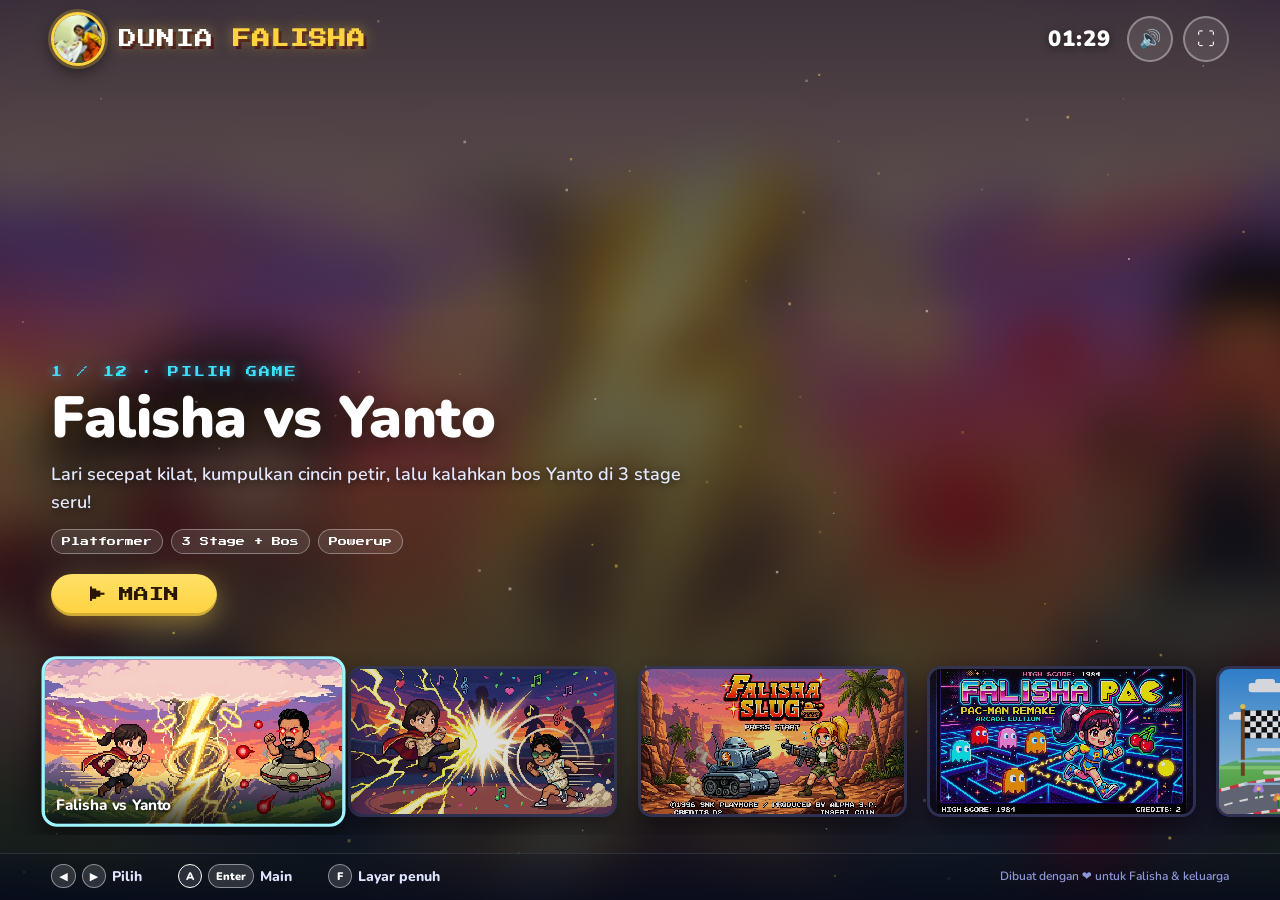
<file: index.html>
<!DOCTYPE html>
<html lang="id">
<head>
  <meta charset="UTF-8">
  <meta name="viewport" content="width=device-width, initial-scale=1, maximum-scale=1, viewport-fit=cover">
  <meta name="mobile-web-app-capable" content="yes">
  <meta name="theme-color" content="#06091c">
  <title>Dunia Falisha – Portal Game Keluarga</title>
  <meta name="description" content="Portal kumpulan game buatan keluarga Falisha: tampilan home ala konsol, pilih game lalu MAIN!">
  <link rel="preconnect" href="https://fonts.googleapis.com">
  <link rel="preconnect" href="https://fonts.gstatic.com" crossorigin>
  <link href="https://fonts.googleapis.com/css2?family=Press+Start+2P&family=Nunito:wght@600;800;900&display=swap" rel="stylesheet">
  <link rel="stylesheet" href="portal/portal.css">
</head>
<body>
  <div class="bg" aria-hidden="true"><div class="bg-img" id="bg-a"></div><div class="bg-img" id="bg-b"></div><div class="bg-vignette"></div></div>
  <canvas id="stars" aria-hidden="true"></canvas>

  <header class="topbar">
    <div class="user">
      <img class="avatar" src="assets/Photo/falisaa.jpeg" alt="Falisha">
      <span class="logo">DUNIA <b>FALISHA</b></span>
    </div>
    <div class="status">
      <span id="clock" class="clock" aria-label="Jam">--:--</span>
      <button id="btn-snd" class="sbtn" aria-label="Suara" title="Suara (M)">🔊</button>
      <button id="btn-full" class="sbtn" aria-label="Layar penuh" title="Layar penuh (F)">⛶</button>
    </div>
  </header>

  <main class="home">
    <section class="hero" id="hero" aria-live="polite">
      <p class="kicker"><span id="hero-count">1 / 1</span> · PILIH GAME</p>
      <h1 id="hero-title" class="hero-title">Dunia Falisha</h1>
      <p id="hero-desc" class="hero-desc"></p>
      <div id="hero-tags" class="chips"></div>
      <a id="hero-play" class="playbtn" href="#"><span class="playicon">▶</span> MAIN</a>
    </section>

    <section class="rail-wrap">
      <div id="rail" class="rail" role="listbox" aria-label="Daftar game" tabindex="0"></div>
    </section>
  </main>

  <footer class="hints">
    <span class="hint"><kbd>◀</kbd><kbd>▶</kbd> Pilih</span>
    <span class="hint"><kbd class="btn-a">A</kbd><kbd>Enter</kbd> Main</span>
    <span class="hint"><kbd>F</kbd> Layar penuh</span>
    <span class="credit">Dibuat dengan ❤ untuk Falisha &amp; keluarga</span>
  </footer>

  <div id="flash" class="flash" aria-hidden="true"></div>
  <script src="shared/audio.js"></script>
  <script src="portal/portal.js"></script>
</body>
</html>
</file>
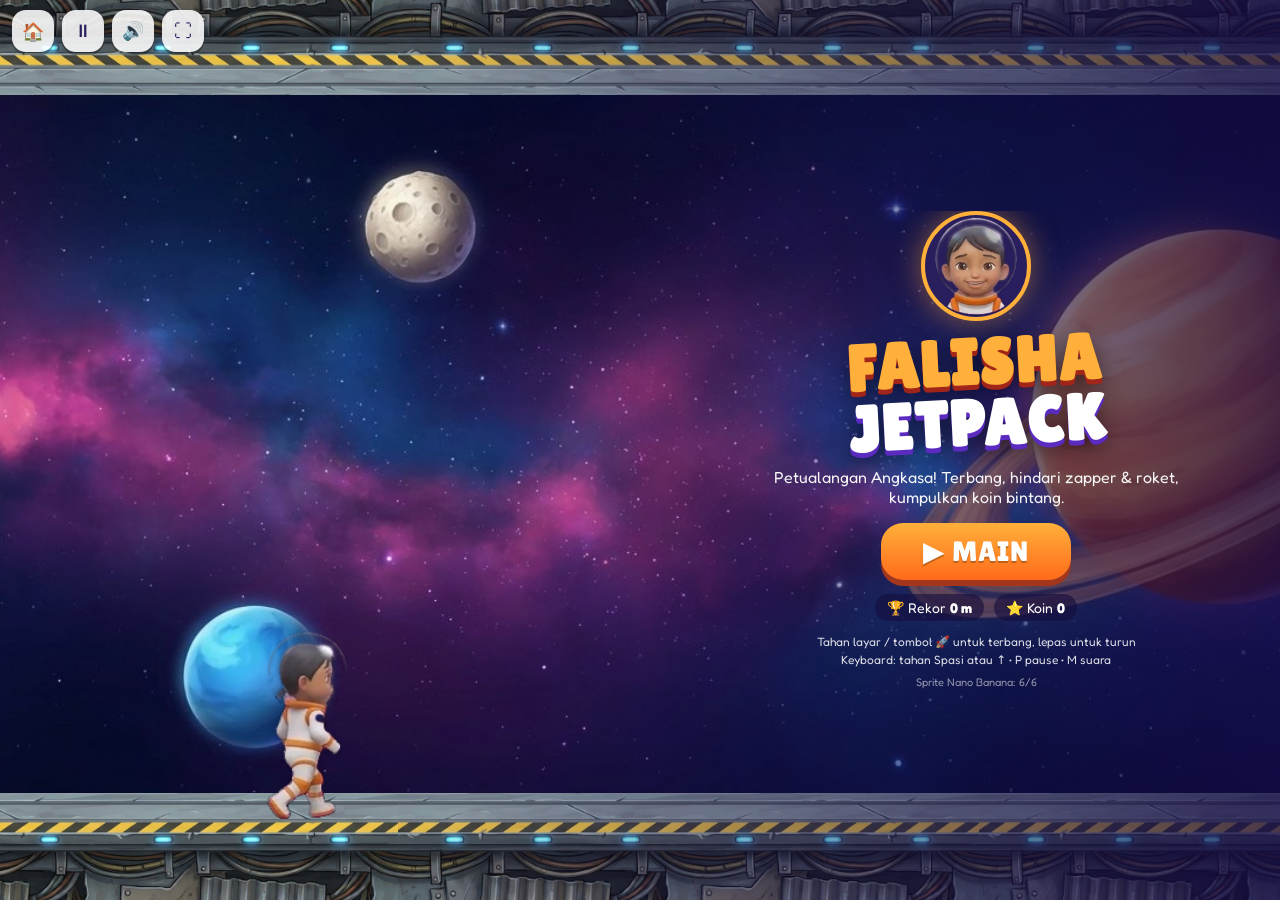
<file: games/falisha-jetpack/index.html>
<!DOCTYPE html>
<html lang="id">
<head>
  <meta charset="UTF-8">
  <meta name="viewport" content="width=device-width, initial-scale=1, maximum-scale=1, user-scalable=no, viewport-fit=cover">
  <meta name="mobile-web-app-capable" content="yes">
  <meta name="theme-color" content="#0b0a2e">
  <title>Falisha Jetpack</title>
  <meta name="description" content="Falisha Jetpack: remake Jetpack Joyride di luar angkasa. Tahan untuk terbang, hindari zapper listrik, roket, laser dan asteroid, kumpulkan koin bintang!">
  <link rel="preconnect" href="https://fonts.googleapis.com">
  <link href="https://fonts.googleapis.com/css2?family=Fredoka:wght@500;700&family=Lilita+One&display=swap" rel="stylesheet">
  <link rel="stylesheet" href="css/style.css">
  <script>
    if (!location.pathname.endsWith('/') && !location.pathname.endsWith('.html')) {
      location.replace(location.pathname + '/' + location.search + location.hash);
    }
  </script>
</head>
<body>
  <main id="wrap">
    <h1 class="sr-only">Falisha Jetpack</h1>
    <canvas id="game" aria-label="Layar game Falisha Jetpack"></canvas>

    <div id="sys">
      <a class="sbtn" href="../../index.html" aria-label="Kembali ke Portal">🏠</a>
      <button id="btn-pause" class="sbtn" aria-label="Pause">⏸</button>
      <button id="btn-mute" class="sbtn" aria-label="Suara">🔊</button>
      <button id="btn-full" class="sbtn" aria-label="Layar penuh">⛶</button>
    </div>

    <div id="rotate">📱🔄<p>Putar HP ke posisi tidur (landscape) supaya lebih seru!</p></div>

    <section id="loading" class="panel"><div class="spin"></div><p>Memuat…</p></section>

    <section id="hud" class="hidden">
      <div class="hud-r">
        <div class="pill dist" id="h-dist">0 m</div>
        <div class="pill best" id="h-best">Rekor 0 m</div>
        <div class="pill coin">⭐ <span id="h-coins">0</span></div>
      </div>
      <div id="h-powers"></div>
      <button id="fly" type="button" aria-label="Tahan untuk terbang">🚀<small>TAHAN</small></button>
      <div id="toast"></div>
    </section>

    <section id="menu" class="hidden">
      <div class="menu-card">
        <img id="m-face" class="hero" alt="Falisha">
        <h2 class="logo">FALISHA<span>JETPACK</span></h2>
        <p class="sub">Petualangan Angkasa! Terbang, hindari zapper &amp; roket, kumpulkan koin bintang.</p>
        <button id="btn-start" class="big">▶ MAIN</button>
        <div class="stats">
          <span>🏆 Rekor <b id="m-best">0 m</b></span>
          <span>⭐ Koin <b id="m-coins">0</b></span>
        </div>
        <p class="howto">Tahan layar / tombol 🚀 untuk terbang, lepas untuk turun<br>Keyboard: tahan Spasi atau ↑ • P pause • M suara</p>
        <p id="m-sprites" class="note"></p>
      </div>
    </section>

    <section id="over" class="hidden">
      <div class="menu-card small">
        <img id="o-face" class="face" alt="">
        <h2>Aduh, kena! 💫</h2>
        <p id="o-new" class="new hidden">⭐ REKOR BARU! ⭐</p>
        <div class="result">
          <div><small>Jarak</small><b id="o-dist">0 m</b></div>
          <div><small>Koin</small><b id="o-coins">0</b></div>
          <div><small>Rekor</small><b id="o-best">0 m</b></div>
        </div>
        <button id="btn-again" class="big">↻ TERBANG LAGI</button>
        <button id="btn-menu" class="ghost">Ke Menu</button>
      </div>
    </section>

    <section id="pause" class="hidden">
      <div class="menu-card small">
        <h2>Istirahat dulu ⏸</h2>
        <button id="btn-resume" class="big">▶ LANJUT</button>
        <button id="btn-quit" class="ghost">Keluar ke Menu</button>
      </div>
    </section>
  </main>

  <script src="../../shared/audio.js"></script>
  <script type="module" src="js/game.js"></script>
</body>
</html>
</file>
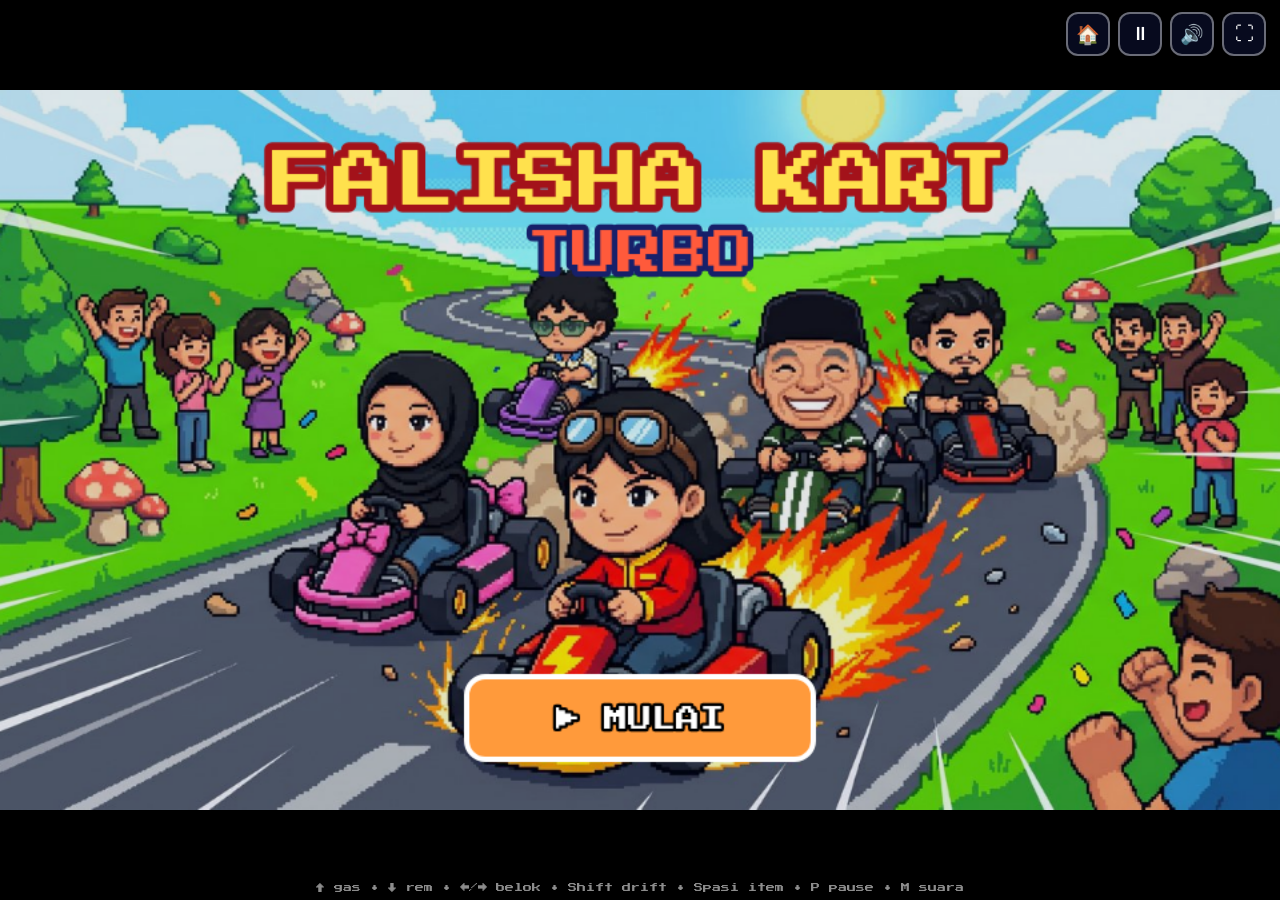
<file: games/falisha-kart-turbo/index.html>
<!DOCTYPE html>
<html lang="id">
<head>
  <meta charset="UTF-8">
  <meta name="viewport" content="width=device-width, initial-scale=1, maximum-scale=1, user-scalable=no, viewport-fit=cover">
  <meta name="mobile-web-app-capable" content="yes">
  <meta name="theme-color" content="#0b1030">
  <title>Falisha Kart Turbo</title>
  <meta name="description" content="Falisha Kart Turbo: balapan kart pseudo-3D ala Mario Kart 64 bersama keluarga — 4 sirkuit Piala Nusantara, drift mini-turbo, ramp, dan 7 item keluarga.">
  <link rel="preconnect" href="https://fonts.googleapis.com">
  <link href="https://fonts.googleapis.com/css2?family=Press+Start+2P&display=swap" rel="stylesheet">
  <link rel="stylesheet" href="css/style.css">
  <script>
    if (!location.pathname.endsWith('/') && !location.pathname.endsWith('.html')) {
      location.replace(location.pathname + '/' + location.search + location.hash);
    }
  </script>
</head>
<body>
  <main id="wrap">
    <h1 class="sr-only">Falisha Kart Turbo</h1>
    <canvas id="game" width="960" height="540" aria-label="Layar game Falisha Kart Turbo"></canvas>

    <div id="sys">
      <a id="btn-home" class="sbtn" href="../../index.html" aria-label="Kembali ke Portal">🏠</a>
      <button id="btn-pause" class="sbtn" aria-label="Pause">⏸</button>
      <button id="btn-mute" class="sbtn" aria-label="Suara">🔊</button>
      <button id="btn-full" class="sbtn" aria-label="Layar penuh">⛶</button>
    </div>

    <div id="touch" class="hidden" aria-hidden="true">
      <div class="left">
        <button type="button" class="tbtn steer" data-k="left" aria-label="Belok kiri">◀</button>
        <button type="button" class="tbtn steer" data-k="right" aria-label="Belok kanan">▶</button>
      </div>
      <div class="right">
        <button type="button" class="tbtn" data-k="item" aria-label="Pakai item">🎁</button>
        <button type="button" class="tbtn" data-k="drift" aria-label="Drift">💨</button>
        <button type="button" class="tbtn" data-k="brake" aria-label="Rem">🛑</button>
        <button type="button" class="tbtn gas" data-k="gas" aria-label="Gas">🏁</button>
      </div>
    </div>

    <p id="help">↑ gas • ↓ rem • ←/→ belok • Shift drift • Spasi item • P pause • M suara</p>
  </main>

  <script src="../../shared/audio.js"></script>
  <script src="assets/sprites/atlas.js"></script>
  <script src="js/sprites.js"></script>
  <script src="js/road.js"></script>
  <script src="js/tracks.js"></script>
  <script src="js/kart.js"></script>
  <script src="js/items.js"></script>
  <script src="js/ai.js"></script>
  <script src="js/game.js"></script>
</body>
</html>
</file>
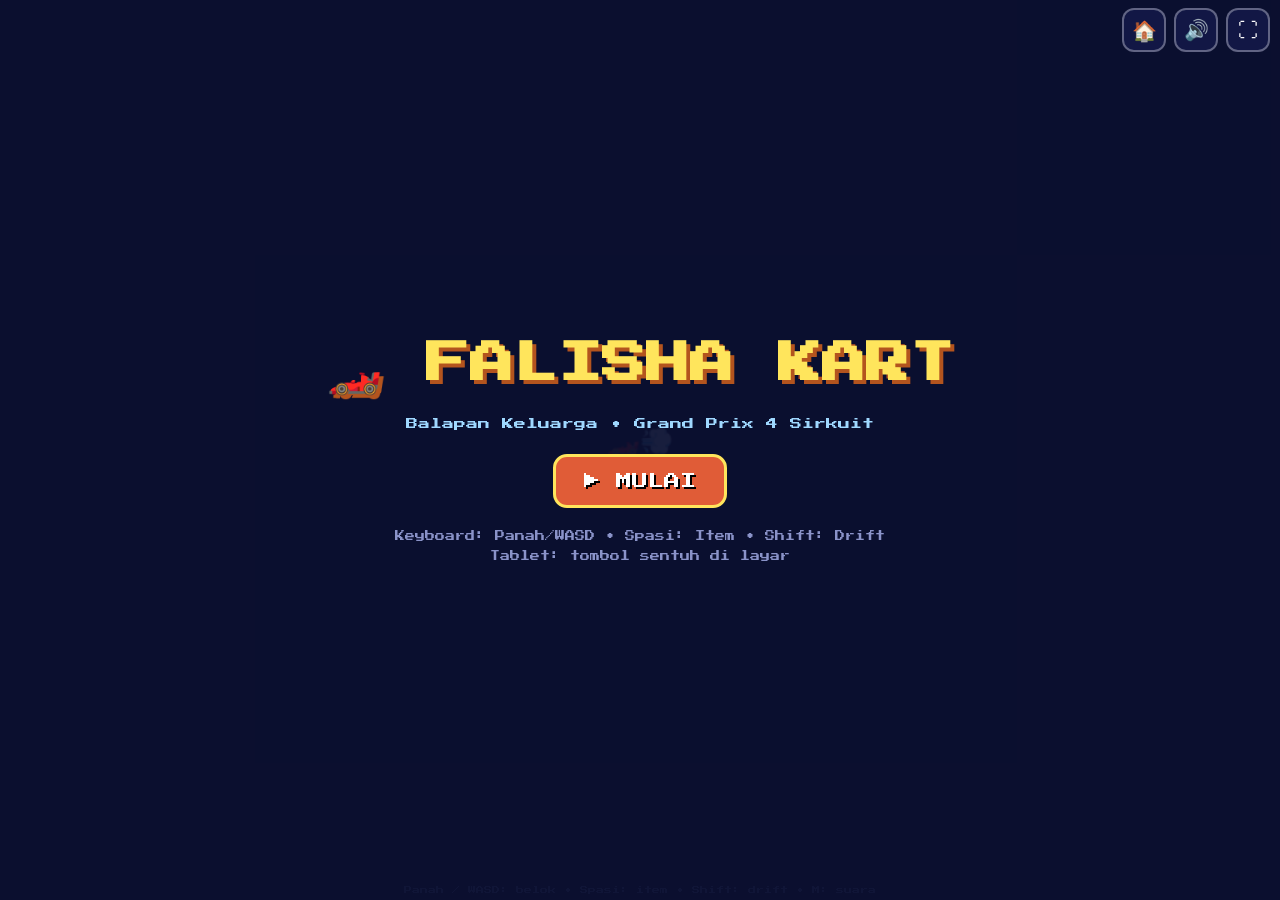
<file: games/falisha-kart/index.html>
<!DOCTYPE html>
<html lang="id">
<head>
  <meta charset="UTF-8">
  <meta name="viewport" content="width=device-width, initial-scale=1, maximum-scale=1, user-scalable=no, viewport-fit=cover">
  <meta name="mobile-web-app-capable" content="yes">
  <meta name="theme-color" content="#0b1030">
  <title>Falisha Kart – Balapan Keluarga</title>
  <meta name="description" content="Falisha Kart: remake Mario Kart ala SNES! Balapan kart 5 karakter keluarga, 4 sirkuit, item keluarga, mode Grand Prix.">
  <link rel="preconnect" href="https://fonts.googleapis.com">
  <link href="https://fonts.googleapis.com/css2?family=Press+Start+2P&display=swap" rel="stylesheet">
  <link rel="stylesheet" href="css/style.css">
  <script>
    if (!location.pathname.endsWith('/') && !location.pathname.endsWith('.html')) {
      location.replace(location.pathname + '/' + location.search + location.hash);
    }
  </script>
</head>
<body>
  <main id="wrap">
    <h1 class="sr-only">Falisha Kart: Balapan Keluarga</h1>
    <canvas id="game" width="960" height="540" aria-label="Falisha Kart Game Canvas"></canvas>

    <!-- HUD balapan -->
    <div id="hud" class="hidden">
      <div class="hud-left">
        <div id="hud-pos">8th</div>
        <div id="hud-lap">LAP 1/3</div>
      </div>
      <div class="hud-right">
        <div id="hud-time">0:00.0</div>
        <div id="hud-item">—</div>
      </div>
      <div id="hud-msg"></div>
      <div id="hud-count"></div>
    </div>

    <!-- Tombol Sistem Atas -->
    <div id="sys">
      <a id="btn-home" class="sbtn" href="../../index.html" aria-label="Kembali ke Portal">🏠</a>
      <button id="btn-mute" class="sbtn" aria-label="Suara">🔊</button>
      <button id="btn-full" class="sbtn" aria-label="Layar penuh">⛶</button>
    </div>

    <!-- Kontrol Sentuh Tablet (Samsung Tab S8 & Mobile) -->
    <div id="touch" class="hidden" aria-hidden="true">
      <div class="left">
        <button type="button" id="t-left" class="tbtn tbtn-steer" aria-label="Belok kiri">◀</button>
        <button type="button" id="t-right" class="tbtn tbtn-steer" aria-label="Belok kanan">▶</button>
      </div>
      <div class="right">
        <button type="button" id="t-drift" class="tbtn" aria-label="Drift">💨</button>
        <button type="button" id="t-item" class="tbtn" aria-label="Pakai item">🎁</button>
        <button type="button" id="t-brake" class="tbtn" aria-label="Rem">🛑</button>
        <button type="button" id="t-gas" class="tbtn tbtn-gas" aria-label="Gas">🏁</button>
      </div>
    </div>

    <!-- Layar judul -->
    <div id="screen-title" class="screen">
      <h2 class="gtitle">🏎️ FALISHA KART</h2>
      <p class="gsub">Balapan Keluarga • Grand Prix 4 Sirkuit</p>
      <button id="btn-start" class="bigbtn">▶ MULAI</button>
      <p class="ghint">Keyboard: Panah/WASD • Spasi: Item • Shift: Drift<br>Tablet: tombol sentuh di layar</p>
    </div>

    <!-- Layar pilih karakter -->
    <div id="screen-select" class="screen hidden">
      <h2 class="gtitle2">PILIH PEMBALAPMU!</h2>
      <div id="chars" class="chars"></div>
    </div>

    <!-- Layar hasil balapan -->
    <div id="screen-results" class="screen hidden">
      <h2 class="gtitle2" id="res-title">HASIL BALAPAN</h2>
      <div id="res-table" class="restable"></div>
      <button id="btn-next" class="bigbtn">▶ LANJUT</button>
    </div>

    <!-- Layar podium Grand Prix -->
    <div id="screen-podium" class="screen hidden">
      <h2 class="gtitle">🏆 GRAND PRIX SELESAI!</h2>
      <div id="pod-table" class="restable"></div>
      <div class="prow">
        <button id="btn-again" class="bigbtn">🔄 MAIN LAGI</button>
        <a class="bigbtn ghost" href="../../index.html">🏠 PORTAL</a>
      </div>
    </div>

    <p id="help">Panah / WASD: belok • Spasi: item • Shift: drift • M: suara</p>
  </main>

  <script src="../../shared/audio.js"></script>
  <script src="js/spr_falisha.js"></script>
  <script src="js/spr_arsyad.js"></script>
  <script src="js/spr_nono.js"></script>
  <script src="js/spr_pupu.js"></script>
  <script src="js/spr_baymax.js"></script>
  <script src="js/spr_decor.js"></script>
  <script src="js/sprites.js"></script>
  <script src="js/mode7.js"></script>
  <script src="js/track.js"></script>
  <script src="js/kart.js"></script>
  <script src="js/items.js"></script>
  <script src="js/ai.js"></script>
  <script src="js/game.js"></script>
</body>
</html>
</file>
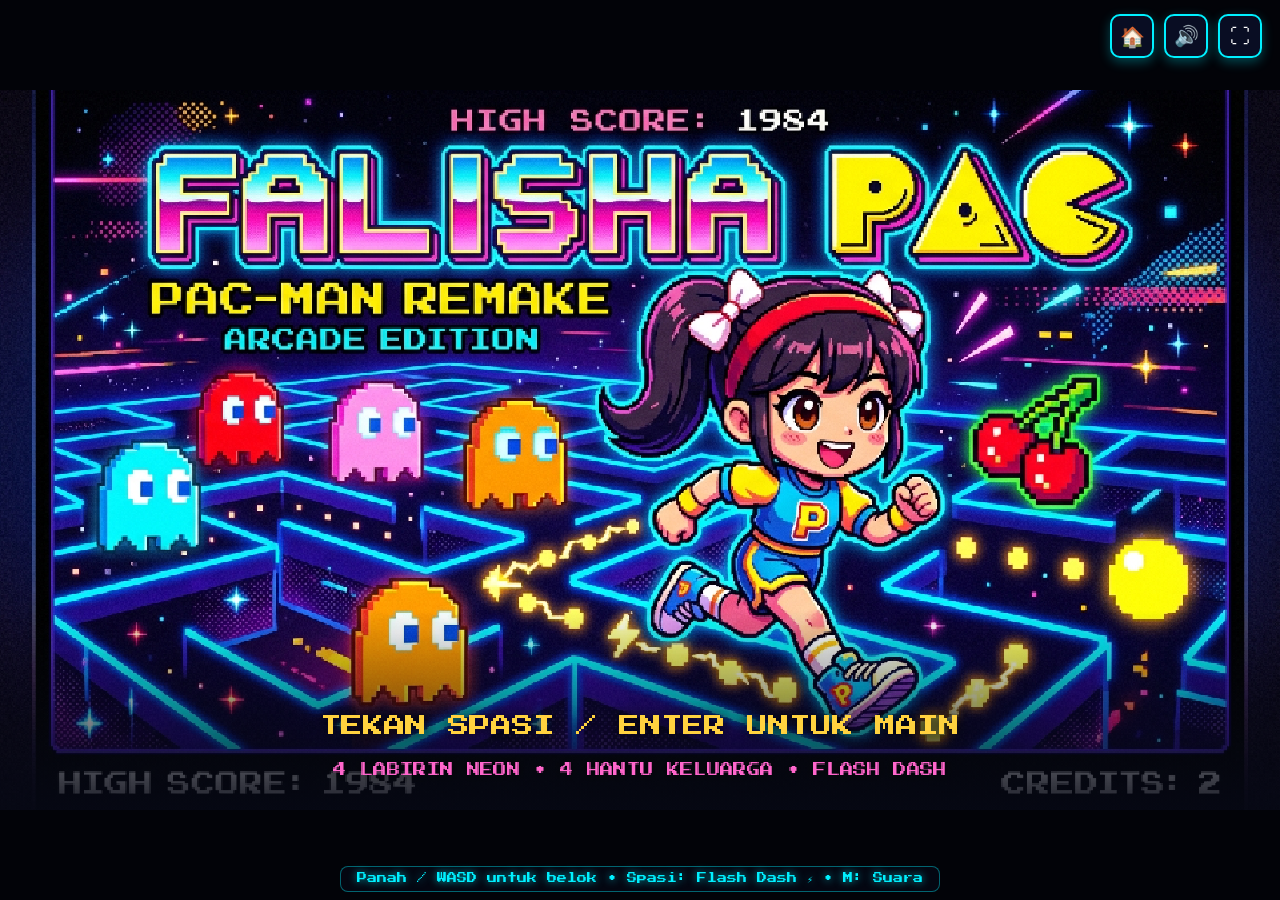
<file: games/falisha-pac/index.html>
<!DOCTYPE html>
<html lang="id">
<head>
  <meta charset="UTF-8">
  <meta name="viewport" content="width=device-width, initial-scale=1, maximum-scale=1, user-scalable=no, viewport-fit=cover">
  <meta name="mobile-web-app-capable" content="yes">
  <meta name="theme-color" content="#070913">
  <title>Falisha Pac – Arcade Edition</title>
  <meta name="description" content="Falisha Pac: Remake Pac-Man klasik dengan visual neon synthwave, 4 labirin, mode hantu keluarga, dan Flash Dash!">
  <link rel="preconnect" href="https://fonts.googleapis.com">
  <link href="https://fonts.googleapis.com/css2?family=Press+Start+2P&display=swap" rel="stylesheet">
  <link rel="stylesheet" href="css/style.css">
  <script>
    if (!location.pathname.endsWith('/') && !location.pathname.endsWith('.html')) {
      location.replace(location.pathname + '/' + location.search + location.hash);
    }
  </script>
</head>
<body>
  <main id="wrap">
    <h1 class="sr-only">Falisha Pac: Arcade Pac-Man Remake</h1>
    <canvas id="game" width="960" height="540" aria-label="Falisha Pac Game Canvas"></canvas>

    <!-- Tombol Sistem Atas -->
    <div id="sys">
      <a id="btn-home" class="sbtn" href="../../index.html" aria-label="Kembali ke Portal">🏠</a>
      <button id="btn-mute" class="sbtn" aria-label="Suara">🔊</button>
      <button id="btn-full" class="sbtn" aria-label="Layar penuh">⛶</button>
    </div>

    <!-- Kontrol Sentuh Tablet (Samsung Tab S8 & Mobile) -->
    <div id="touch" aria-hidden="true">
      <div class="left">
        <div id="dpad" role="group" aria-label="Arah Gerakan">
          <button type="button" class="dp-btn dp-up" aria-label="Atas">▲</button>
          <button type="button" class="dp-btn dp-left" aria-label="Kiri">◀</button>
          <div class="dp-center">●</div>
          <button type="button" class="dp-btn dp-right" aria-label="Kanan">▶</button>
          <button type="button" class="dp-btn dp-down" aria-label="Bawah">▼</button>
        </div>
      </div>
      <div class="right">
        <button id="btn-dash" class="tbtn tbtn-dash" aria-label="Flash Dash">⚡ DASH</button>
      </div>
    </div>

    <p id="help">
      Panah / WASD untuk belok • Spasi: Flash Dash ⚡ • M: Suara
    </p>
  </main>

  <script src="../../shared/audio.js"></script>
  <script src="js/game.js"></script>
</body>
</html>
</file>
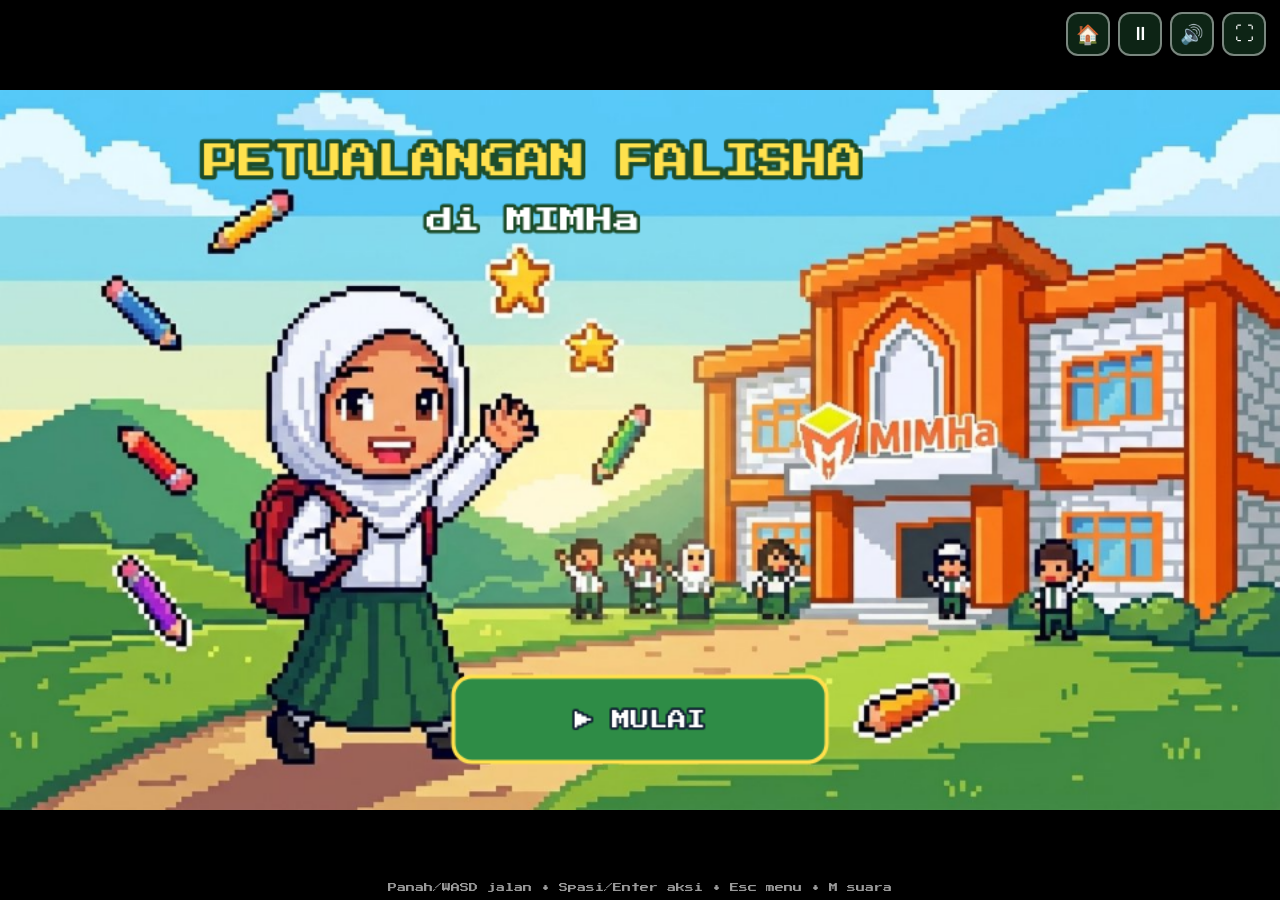
<file: games/falisha-sekolah/index.html>
<!DOCTYPE html>
<html lang="id">
<head>
  <meta charset="UTF-8">
  <meta name="viewport" content="width=device-width, initial-scale=1, maximum-scale=1, user-scalable=no, viewport-fit=cover">
  <meta name="mobile-web-app-capable" content="yes">
  <meta name="theme-color" content="#1d4d2b">
  <title>Petualangan Falisha di MIMHa</title>
  <meta name="description" content="Petualangan Falisha di MIMHa: RPG satu hari sekolah di Madrasah Interaktif Miftahul Huda — wudhu, shalat dhuha, Iqro, berhitung, jajan, lompat tali, dan cari pensil Putra.">
  <link rel="preconnect" href="https://fonts.googleapis.com">
  <link href="https://fonts.googleapis.com/css2?family=Press+Start+2P&family=Noto+Naskh+Arabic:wght@700&display=swap" rel="stylesheet">
  <link rel="stylesheet" href="css/style.css">
  <script>
    if (!location.pathname.endsWith('/') && !location.pathname.endsWith('.html')) {
      location.replace(location.pathname + '/' + location.search + location.hash);
    }
  </script>
</head>
<body>
  <main id="wrap">
    <h1 class="sr-only">Petualangan Falisha di MIMHa</h1>
    <canvas id="game" width="960" height="540" aria-label="Layar game Petualangan Falisha di MIMHa"></canvas>

    <div id="sys">
      <a id="btn-home" class="sbtn" href="../../index.html" aria-label="Kembali ke Portal">🏠</a>
      <button id="btn-menu" class="sbtn" aria-label="Menu">⏸</button>
      <button id="btn-mute" class="sbtn" aria-label="Suara">🔊</button>
      <button id="btn-full" class="sbtn" aria-label="Layar penuh">⛶</button>
    </div>

    <div id="touch" class="hidden" aria-hidden="true">
      <div class="left">
        <div id="joy"><div id="joy-knob"></div></div>
      </div>
      <div class="right">
        <button type="button" class="tbtn small" data-k="menu" aria-label="Menu">☰</button>
        <button type="button" class="tbtn" data-k="action" aria-label="Aksi">A</button>
      </div>
    </div>

    <p id="help">Panah/WASD jalan • Spasi/Enter aksi • Esc menu • M suara</p>
  </main>

  <script src="../../shared/audio.js"></script>
  <script src="assets/sprites/atlas.js"></script>
  <script src="js/core/collide.js"></script>
  <script src="js/core/input.js"></script>
  <script src="js/core/sprites.js"></script>
  <script src="js/core/save.js"></script>
  <script src="js/world/maps.js"></script>
  <script src="js/world/player.js"></script>
  <script src="js/world/scene.js"></script>
  <script src="js/story/quests.js"></script>
  <script src="js/story/guide.js"></script>
  <script src="js/story/script.js"></script>
  <script src="js/story/dialog.js"></script>
  <script src="js/minigames/logic.js"></script>
  <script src="js/minigames/screens.js"></script>
  <script src="js/game.js"></script>
</body>
</html>
</file>
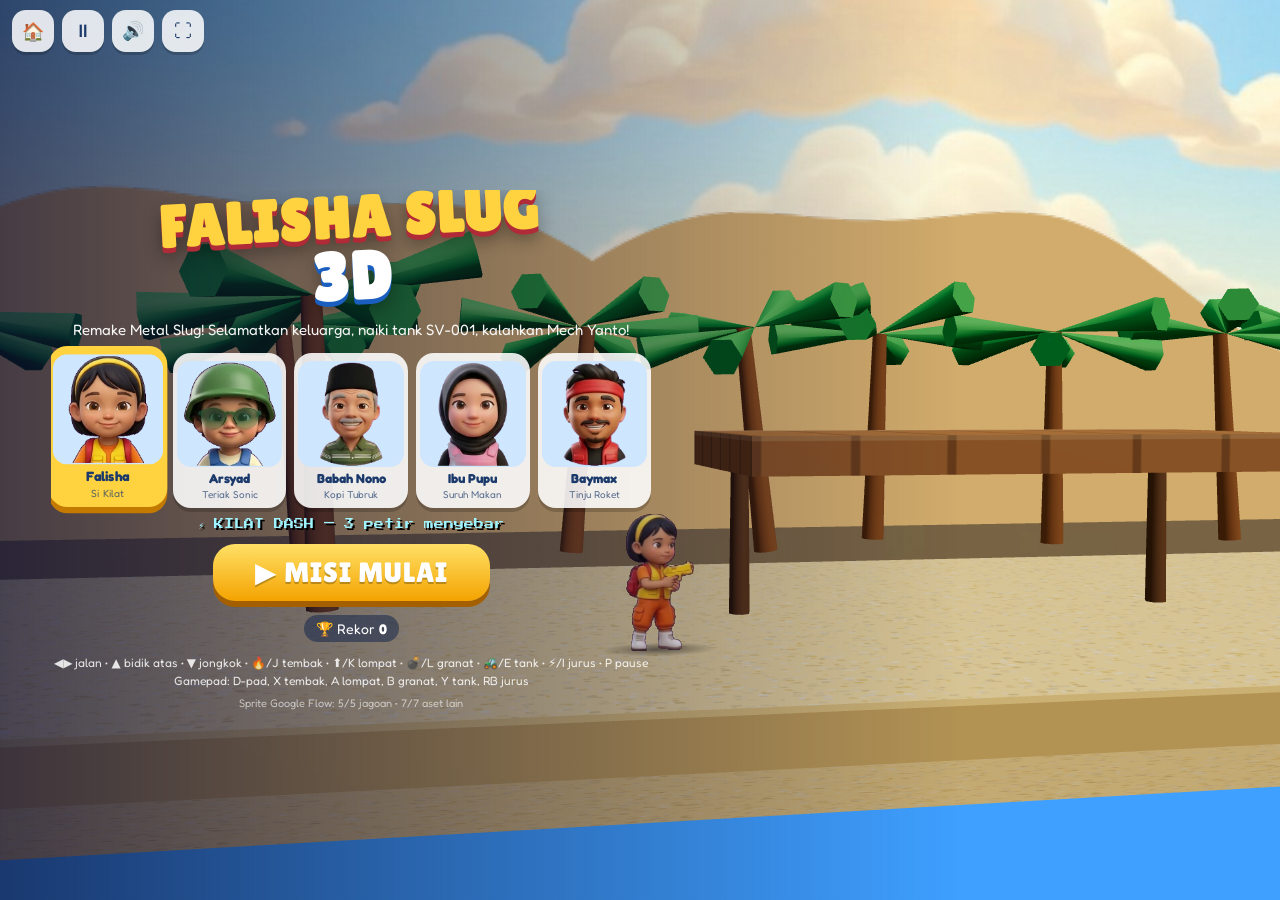
<file: games/falisha-slug-3d/index.html>
<!DOCTYPE html>
<html lang="id">
<head>
  <meta charset="UTF-8">
  <meta name="viewport" content="width=device-width, initial-scale=1, maximum-scale=1, user-scalable=no, viewport-fit=cover">
  <meta name="mobile-web-app-capable" content="yes">
  <meta name="theme-color" content="#1b1f5e">
  <title>Falisha Slug 3D</title>
  <meta name="description" content="Falisha Slug 3D: remake Metal Slug 2.5D. Pilih 5 jagoan keluarga, naiki tank SV-001, selamatkan sandera, dan kalahkan Mech Yanto!">
  <link rel="preconnect" href="https://fonts.googleapis.com">
  <link href="https://fonts.googleapis.com/css2?family=Fredoka:wght@500;700&family=Lilita+One&family=Press+Start+2P&display=swap" rel="stylesheet">
  <link rel="stylesheet" href="css/style.css">
  <script>
    if (!location.pathname.endsWith('/') && !location.pathname.endsWith('.html')) {
      location.replace(location.pathname + '/' + location.search + location.hash);
    }
  </script>
</head>
<body>
  <main id="wrap">
    <h1 class="sr-only">Falisha Slug 3D</h1>
    <canvas id="game" aria-label="Layar game Falisha Slug 3D"></canvas>

    <div id="sys">
      <a class="sbtn" href="../../index.html" aria-label="Kembali ke Portal">🏠</a>
      <button id="btn-pause" class="sbtn" aria-label="Pause">⏸</button>
      <button id="btn-mute" class="sbtn" aria-label="Suara">🔊</button>
      <button id="btn-full" class="sbtn" aria-label="Layar penuh">⛶</button>
      <button id="btn-pad" class="sbtn" aria-label="Tampilkan atau sembunyikan joypad">🎮</button>
    </div>

    <section id="loading" class="panel"><div class="spin"></div><p>Memuat…</p></section>

    <section id="hud" class="hidden">
      <div class="hud-l">
        <div id="h-title" class="mtitle">MISI 1</div>
        <div id="h-score" class="score">SCORE 000000</div>
        <div class="arms"><span id="h-arms">ARMS ∞</span><span id="h-bomb">BOMB 10</span><span id="h-sp">⚡ 3</span></div>
      </div>
      <div class="hud-r">
        <div class="hpwrap"><span id="h-name">FALISHA</span><div id="h-hp" class="bar"><i></i></div></div>
        <div id="h-armor" class="armor hidden"><span>SLUG</span><b></b><b></b><b></b></div>
      </div>
      <div id="boss-bar" class="bossbar hidden"><span>YANTO-01 MECH</span><div class="bar"><i></i></div></div>
      <div id="toast"></div>
      <div id="pops" aria-hidden="true"></div>
      <div id="pad" aria-label="Joypad virtual">
        <div id="dpad" role="group" aria-label="Arah">
          <span class="dp-up">▲</span><span class="dp-left">◀</span><span class="dp-center">●</span><span class="dp-right">▶</span><span class="dp-down">▼</span>
        </div>
        <div class="pad-r">
          <div class="pad-row">
            <button type="button" class="pbtn small" data-act="slug" id="pb-slug" aria-label="Tank">🚜</button>
            <button type="button" class="pbtn small" data-act="bomb" aria-label="Granat">💣</button>
            <button type="button" class="pbtn small" data-act="special" aria-label="Jurus spesial">⚡</button>
          </div>
          <div class="pad-row">
            <button type="button" class="pbtn fire" data-act="fire" aria-label="Tembak">🔥</button>
            <button type="button" class="pbtn jump" data-act="jump" aria-label="Lompat">⬆</button>
          </div>
        </div>
      </div>
    </section>

    <section id="menu" class="hidden">
      <div class="menu-card">
        <h2 class="logo">FALISHA SLUG<span>3D</span></h2>
        <p class="sub">Remake Metal Slug! Selamatkan keluarga, naiki tank SV-001, kalahkan Mech Yanto!</p>
        <div id="chars"></div>
        <p id="m-special" class="special"></p>
        <button id="btn-start" class="big">▶ MISI MULAI</button>
        <div class="stats"><span>🏆 Rekor <b id="m-best">0</b></span></div>
        <p class="howto">◀▶ jalan • ▲ bidik atas • ▼ jongkok • 🔥/J tembak • ⬆/K lompat • 💣/L granat • 🚜/E tank • ⚡/I jurus • P pause<br>
          Gamepad: D-pad, X tembak, A lompat, B granat, Y tank, RB jurus</p>
        <p id="m-sprites" class="note"></p>
      </div>
    </section>

    <section id="clear" class="hidden">
      <div class="menu-card small">
        <h2 id="c-title">MISI 1 SELESAI!</h2>
        <div class="result">
          <div><small>Sandera</small><b id="c-host">0/0</b></div>
          <div><small>Skor</small><b id="c-score">0</b></div>
        </div>
        <button id="btn-next" class="big">▶ LANJUT</button>
      </div>
    </section>

    <section id="over" class="hidden">
      <div class="menu-card small">
        <img id="o-face" class="face" alt="">
        <h2 id="o-title">CONTINUE?</h2>
        <p id="o-new" class="new hidden">⭐ REKOR BARU! ⭐</p>
        <div class="result">
          <div><small>Skor</small><b id="o-score">0</b></div>
          <div><small>Rekor</small><b id="o-best">0</b></div>
        </div>
        <button id="btn-cont" class="big">↻ LANJUT</button>
        <button id="btn-menu" class="ghost">Ke Menu</button>
      </div>
    </section>

    <div id="cover" class="hidden"><h2 class="logo">FALISHA SLUG<span>3D</span></h2><p>Remake Metal Slug · 5 Jagoan Keluarga</p></div>

    <section id="pause" class="hidden">
      <div class="menu-card small">
        <h2>Istirahat dulu ⏸</h2>
        <button id="btn-resume" class="big">▶ LANJUT</button>
        <button id="btn-quit" class="ghost">Keluar ke Menu</button>
      </div>
    </section>
  </main>

  <script src="../../shared/audio.js"></script>
  <script type="module" src="js/game.js"></script>
</body>
</html>
</file>
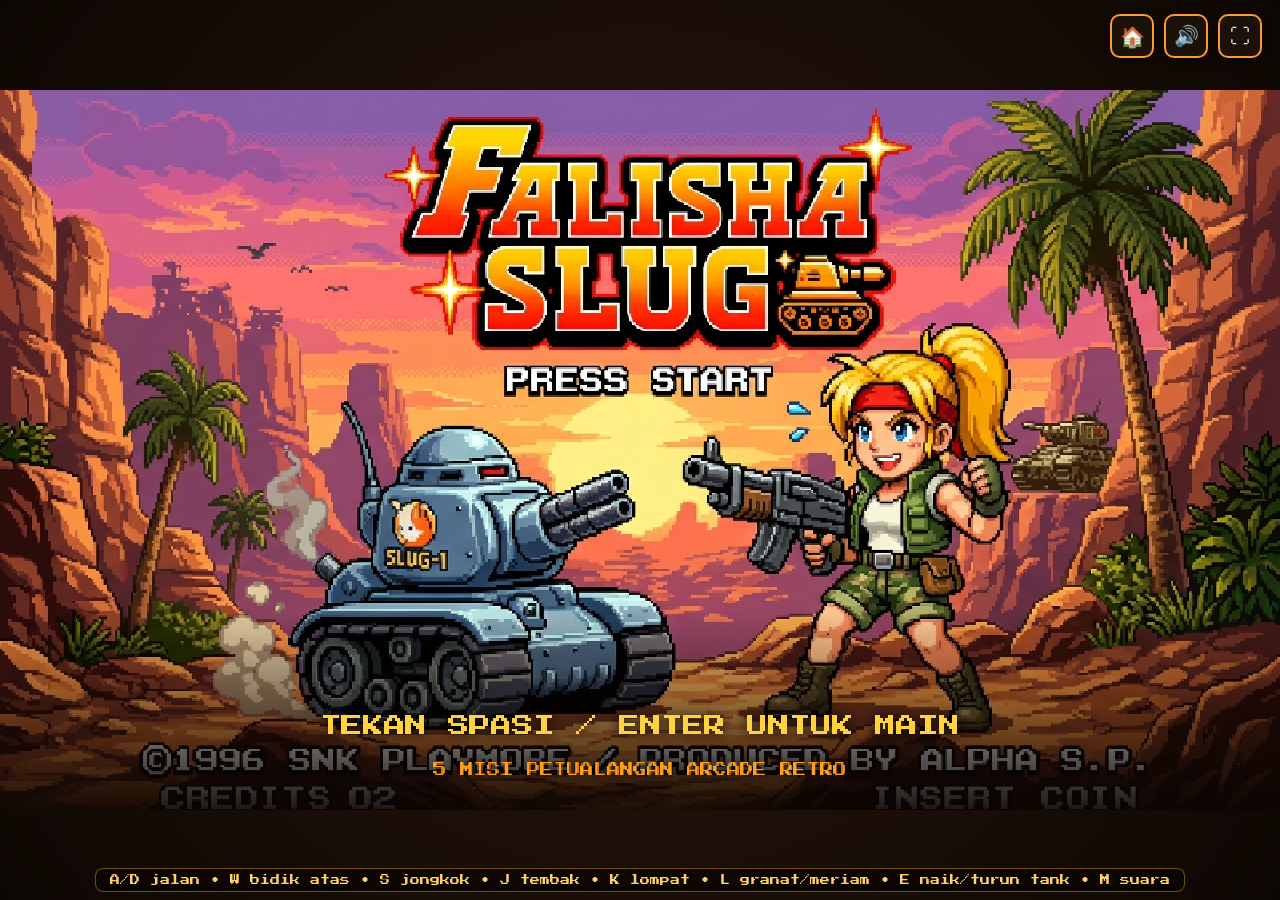
<file: games/falisha-slug/index.html>
<!DOCTYPE html>
<html lang="id">
<head>
  <meta charset="UTF-8">
  <meta name="viewport" content="width=device-width, initial-scale=1, maximum-scale=1, user-scalable=no, viewport-fit=cover">
  <meta name="mobile-web-app-capable" content="yes">
  <meta name="theme-color" content="#1a0f06">
  <title>Falisha Slug – Super Vehicle 001</title>
  <meta name="description" content="Falisha Slug: Remake aksi arcade 2D gaya Metal Slug dengan tank, Heavy Machine Gun, sandera, dan bos Yanto Mech!">
  <link rel="preconnect" href="https://fonts.googleapis.com">
  <link href="https://fonts.googleapis.com/css2?family=Press+Start+2P&display=swap" rel="stylesheet">
  <link rel="stylesheet" href="css/style.css">
  <script>
    if (!location.pathname.endsWith('/') && !location.pathname.endsWith('.html')) {
      location.replace(location.pathname + '/' + location.search + location.hash);
    }
  </script>
</head>
<body>
  <main id="wrap">
    <h1 class="sr-only">Falisha Slug: Super Vehicle</h1>
    <canvas id="game" width="960" height="540" aria-label="Falisha Slug Canvas"></canvas>

    <!-- Tombol Sistem Atas -->
    <div id="sys">
      <a id="btn-home" class="sbtn" href="../../index.html" aria-label="Kembali ke Home">🏠</a>
      <button id="btn-mute" class="sbtn" aria-label="Suara">🔊</button>
      <button id="btn-full" class="sbtn" aria-label="Layar penuh">⛶</button>
    </div>

    <!-- Kontrol Sentuh Tablet (Samsung Tab S8 & Mobile) -->
    <div id="touch" aria-hidden="true">
      <div class="left">
        <div id="dpad" role="group" aria-label="Arah Gerakan">
          <span class="dp-btn dp-up">▲</span>
          <span class="dp-btn dp-left">◀</span>
          <span class="dp-center">●</span>
          <span class="dp-btn dp-right">▶</span>
          <span class="dp-btn dp-down">▼</span>
        </div>
      </div>
      <div class="right">
        <div class="tbtn-row top-row">
          <button id="btn-slug" class="tbtn tbtn-slug" aria-label="Tank Slug">🚗 SLUG</button>
          <button id="btn-bomb" class="tbtn tbtn-bomb" aria-label="Granat / Bom">💣 BOMB</button>
        </div>
        <div class="tbtn-row bot-row">
          <button id="btn-fire" class="tbtn tbtn-fire" aria-label="Tembak">🔴 FIRE</button>
          <button id="btn-jump" class="tbtn tbtn-jump" aria-label="Lompat">🟢 JUMP</button>
        </div>
      </div>
    </div>

    <p id="help">
      A/D jalan • W bidik atas • S jongkok • J tembak • K lompat • L granat/meriam • E naik/turun tank • M suara
    </p>
  </main>

  <script src="../../shared/audio.js"></script>
  <script src="js/game.js"></script>
</body>
</html>
</file>
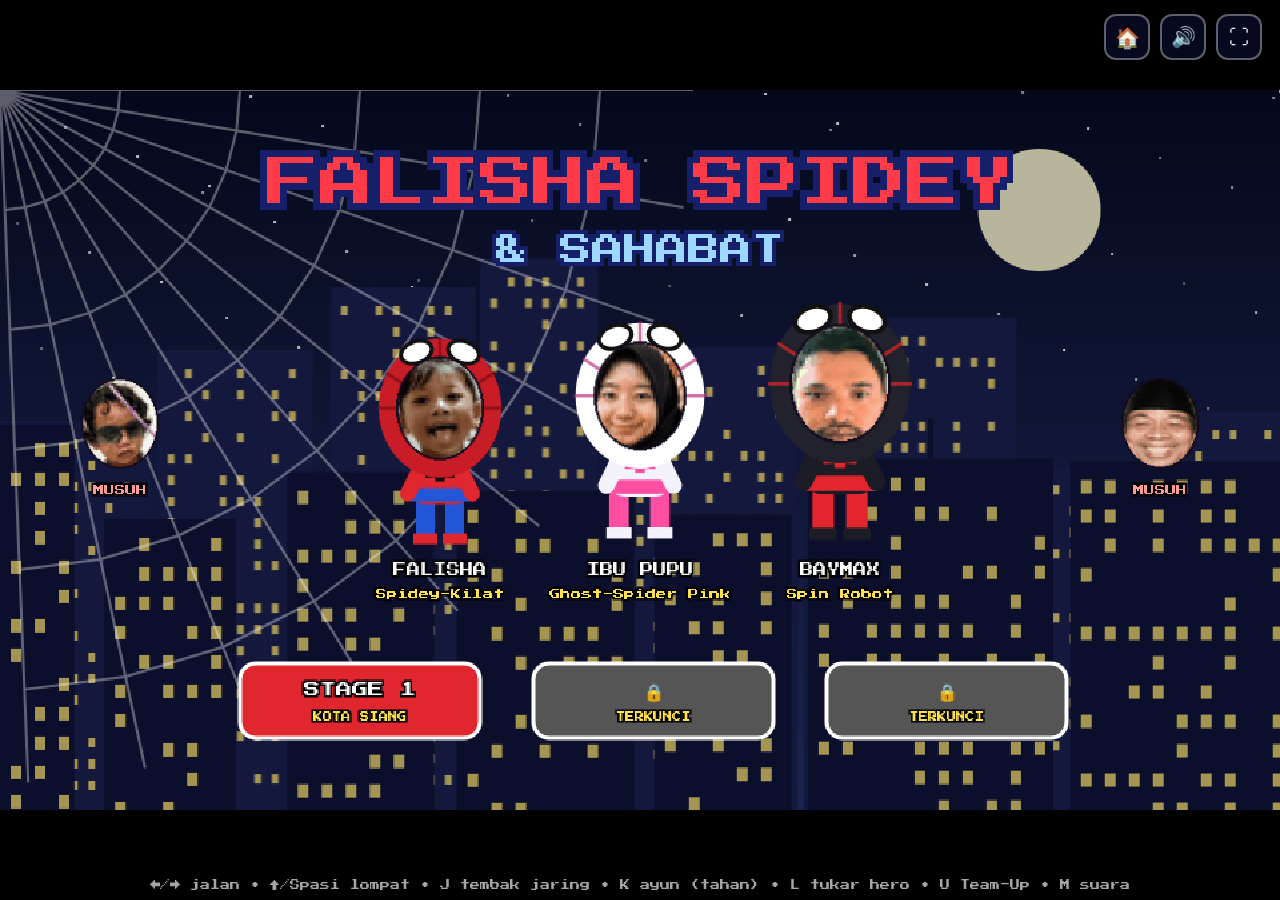
<file: games/falisha-spidey/index.html>
<!DOCTYPE html>
<html lang="id">
<head>
  <meta charset="UTF-8">
  <meta name="viewport" content="width=device-width, initial-scale=1, maximum-scale=1, user-scalable=no, viewport-fit=cover">
  <meta name="mobile-web-app-capable" content="yes">
  <meta name="theme-color" content="#0a0f2c">
  <title>Falisha Spidey &amp; Sahabat</title>
  <meta name="description" content="Falisha Spidey &amp; Sahabat: ayun jaring bersama Ibu Pupu dan Baymax, selamatkan kota dari Goblin Kacamata dan Badak Peci!">
  <link rel="preconnect" href="https://fonts.googleapis.com">
  <link href="https://fonts.googleapis.com/css2?family=Press+Start+2P&display=swap" rel="stylesheet">
  <link rel="stylesheet" href="css/style.css">
  <script>
    if (!location.pathname.endsWith('/') && !location.pathname.endsWith('.html')) {
      location.replace(location.pathname + '/' + location.search + location.hash);
    }
  </script>
</head>
<body>
  <main id="wrap">
    <h1 class="sr-only">Falisha Spidey &amp; Sahabat</h1>
    <canvas id="game" width="960" height="540" aria-label="Layar game Falisha Spidey"></canvas>

    <div id="sys">
      <a id="btn-home" class="sbtn" href="../../index.html" aria-label="Kembali ke Portal">🏠</a>
      <button id="btn-mute" class="sbtn" aria-label="Suara">🔊</button>
      <button id="btn-full" class="sbtn" aria-label="Layar penuh">⛶</button>
    </div>

    <div id="touch" aria-hidden="true">
      <div class="left">
        <button type="button" class="tbtn" data-k="left" aria-label="Kiri">◀</button>
        <button type="button" class="tbtn" data-k="right" aria-label="Kanan">▶</button>
      </div>
      <div class="right">
        <button type="button" class="tbtn small" data-k="swap" aria-label="Tukar hero">🔄</button>
        <button type="button" class="tbtn small team" data-k="team" aria-label="Team-Up">⭐</button>
        <button type="button" class="tbtn" data-k="shoot" aria-label="Tembak jaring">🕸️</button>
        <button type="button" class="tbtn" data-k="swing" aria-label="Ayun jaring">🪢</button>
        <button type="button" class="tbtn jump" data-k="jump" aria-label="Lompat">⤒</button>
      </div>
    </div>

    <p id="help">←/→ jalan • ↑/Spasi lompat • J tembak jaring • K ayun (tahan) • L tukar hero • U Team-Up • M suara</p>
  </main>

  <script src="../../shared/audio.js"></script>
  <script src="js/faces.js"></script>
  <script src="js/art.js"></script>
  <script src="js/level.js"></script>
  <script src="js/game.js"></script>
</body>
</html>
</file>
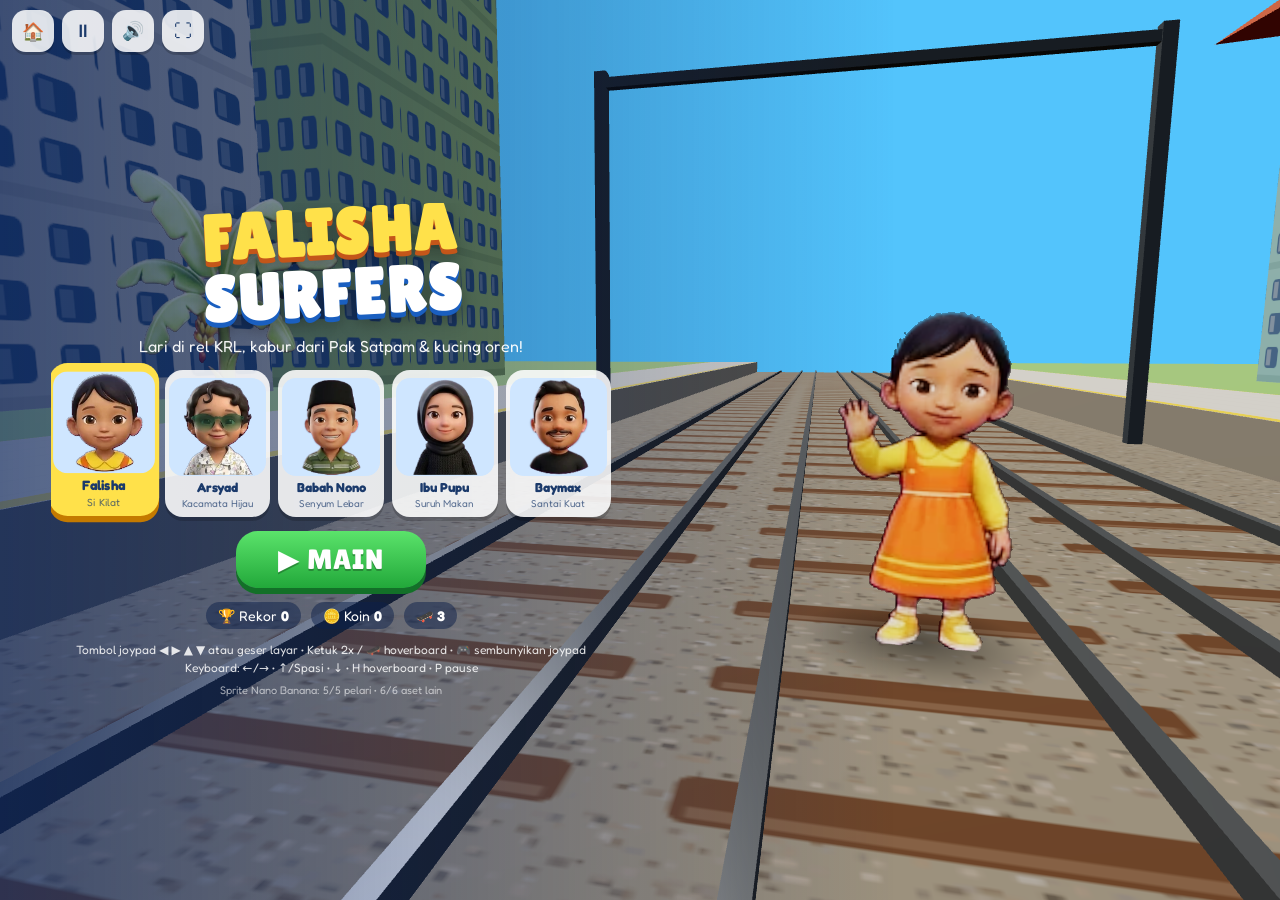
<file: games/falisha-surfers/index.html>
<!DOCTYPE html>
<html lang="id">
<head>
  <meta charset="UTF-8">
  <meta name="viewport" content="width=device-width, initial-scale=1, maximum-scale=1, user-scalable=no, viewport-fit=cover">
  <meta name="mobile-web-app-capable" content="yes">
  <meta name="theme-color" content="#1b6fd8">
  <title>Falisha Surfers</title>
  <meta name="description" content="Falisha Surfers: endless runner 3D ala Subway Surfers. Lari di rel KRL, lompat, guling, naik atap kereta, kumpulkan koin, dan kabur dari Pak Satpam!">
  <link rel="preconnect" href="https://fonts.googleapis.com">
  <link href="https://fonts.googleapis.com/css2?family=Fredoka:wght@500;700&family=Lilita+One&display=swap" rel="stylesheet">
  <link rel="stylesheet" href="css/style.css">
  <script>
    if (!location.pathname.endsWith('/') && !location.pathname.endsWith('.html')) {
      location.replace(location.pathname + '/' + location.search + location.hash);
    }
  </script>
</head>
<body>
  <main id="wrap">
    <h1 class="sr-only">Falisha Surfers</h1>
    <canvas id="game" aria-label="Layar game Falisha Surfers"></canvas>

    <div id="sys">
      <a class="sbtn" href="../../index.html" aria-label="Kembali ke Portal">🏠</a>
      <button id="btn-pause" class="sbtn" aria-label="Pause">⏸</button>
      <button id="btn-mute" class="sbtn" aria-label="Suara">🔊</button>
      <button id="btn-full" class="sbtn" aria-label="Layar penuh">⛶</button>
      <button id="btn-pad" class="sbtn" aria-label="Tampilkan atau sembunyikan joypad">🎮</button>
    </div>

    <section id="loading" class="panel center"><div class="spin"></div><p>Memuat…</p></section>

    <section id="hud" class="hidden">
      <div class="hud-l">
        <div id="h-powers"></div>
      </div>
      <div class="hud-r">
        <div class="pill score"><span id="h-score">0</span><b id="h-mult"></b></div>
        <div class="pill coin">🪙 <span id="h-coins">0</span></div>
      </div>
      <button id="h-board" class="boardbtn" aria-label="Pakai hoverboard">🛹 3</button>
      <div id="pad" aria-label="Joypad virtual">
        <div class="pad-l">
          <button type="button" class="pbtn" data-act="left" aria-label="Pindah kiri">◀</button>
          <button type="button" class="pbtn" data-act="right" aria-label="Pindah kanan">▶</button>
        </div>
        <div class="pad-r">
          <button type="button" class="pbtn" data-act="jump" aria-label="Lompat">▲</button>
          <button type="button" class="pbtn" data-act="roll" aria-label="Guling">▼</button>
        </div>
      </div>
      <div id="toast"></div>
    </section>

    <section id="menu" class="hidden">
      <div class="menu-card">
        <h2 class="logo">FALISHA<span>SURFERS</span></h2>
        <p class="sub">Lari di rel KRL, kabur dari Pak Satpam &amp; kucing oren!</p>
        <div id="chars"></div>
        <button id="btn-start" class="big">▶ MAIN</button>
        <div class="stats">
          <span>🏆 Rekor <b id="m-best">0</b></span>
          <span>🪙 Koin <b id="m-coins">0</b></span>
          <span>🛹 <b id="m-boards">3</b></span>
        </div>
        <p class="howto">Tombol joypad ◀ ▶ ▲ ▼ atau geser layar • Ketuk 2x / 🛹 hoverboard • 🎮 sembunyikan joypad<br>
          Keyboard: ←/→ • ↑/Spasi • ↓ • H hoverboard • P pause</p>
        <p id="m-sprites" class="note"></p>
      </div>
    </section>

    <section id="over" class="hidden">
      <div class="menu-card small">
        <img id="o-face" class="face" alt="">
        <h2 id="o-title">Nabrak!</h2>
        <p id="o-new" class="new hidden">⭐ REKOR BARU! ⭐</p>
        <div class="result">
          <div><small>Skor</small><b id="o-score">0</b></div>
          <div><small>Koin</small><b id="o-coins">0</b></div>
          <div><small>Rekor</small><b id="o-best">0</b></div>
        </div>
        <button id="btn-again" class="big">↻ MAIN LAGI</button>
        <button id="btn-menu" class="ghost">Ganti Karakter</button>
      </div>
    </section>

    <section id="pause" class="hidden">
      <div class="menu-card small">
        <h2>Istirahat dulu ⏸</h2>
        <button id="btn-resume" class="big">▶ LANJUT</button>
        <button id="btn-quit" class="ghost">Keluar ke Menu</button>
      </div>
    </section>
  </main>

  <script src="../../shared/audio.js"></script>
  <script type="module" src="js/game.js"></script>
</body>
</html>
</file>
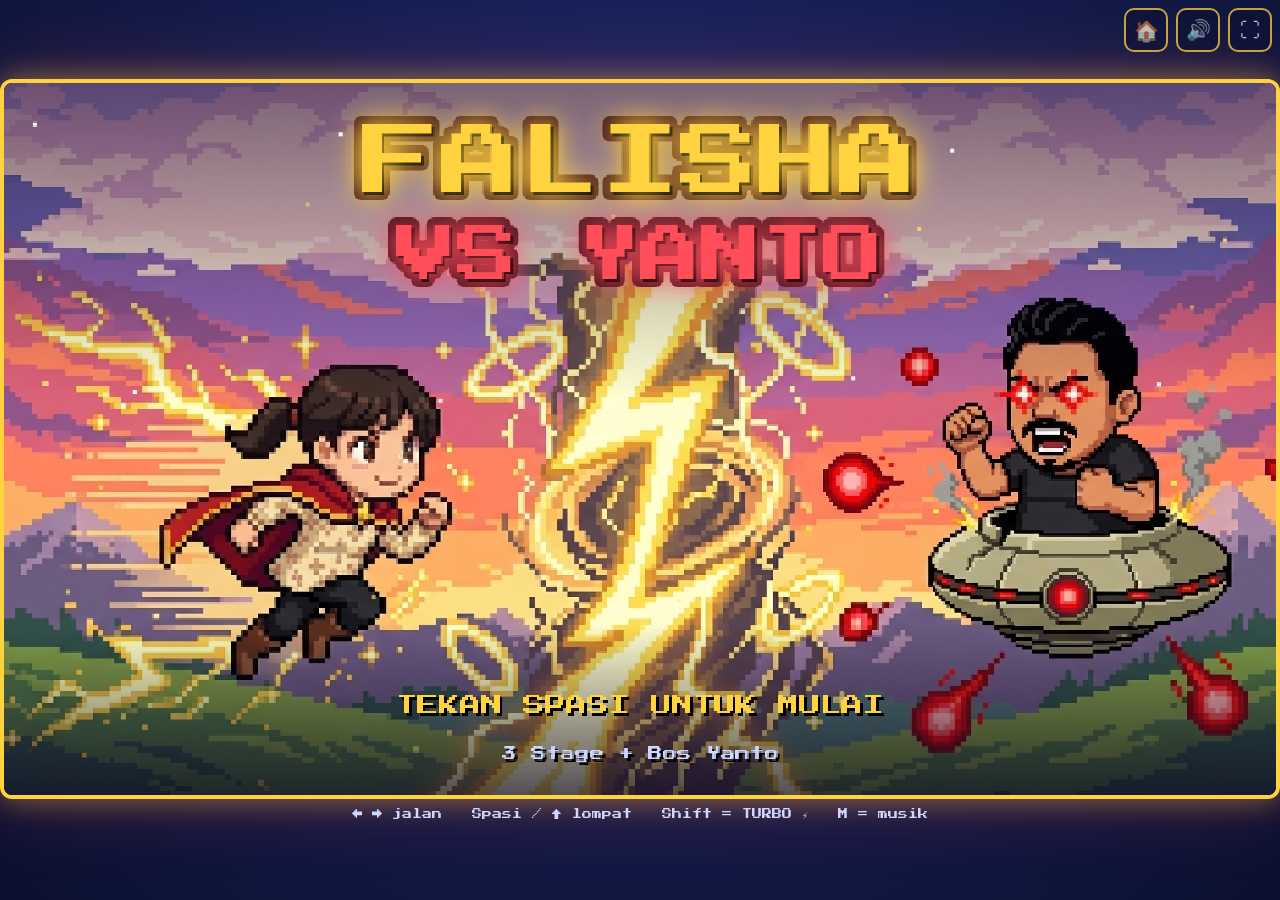
<file: games/falisha-vs-yanto/index.html>
<!DOCTYPE html>
<html lang="id">
<head>
  <meta charset="UTF-8">
  <meta name="viewport" content="width=device-width, initial-scale=1, maximum-scale=1, user-scalable=no, viewport-fit=cover">
  <meta name="mobile-web-app-capable" content="yes">
  <meta name="theme-color" content="#0b1030">
  <title>Falisha vs Yanto</title>
  <meta name="description" content="Falisha the Flash: game platformer pixel art, lari secepat kilat, 3 stage dan bos Yanto!">
  <link rel="preconnect" href="https://fonts.googleapis.com">
  <link href="https://fonts.googleapis.com/css2?family=Press+Start+2P&display=swap" rel="stylesheet">
  <link rel="stylesheet" href="css/style.css">
  <script>
    if (!location.pathname.endsWith('/') && !location.pathname.endsWith('.html')) {
      location.replace(location.pathname + '/' + location.search + location.hash);
    }
  </script>
</head>
<body>
  <main id="wrap">
    <h1 class="sr-only">Falisha the Flash</h1>
    <canvas id="game" width="960" height="540" aria-label="Game Falisha the Flash"></canvas>
    <div id="sys">
      <a id="btn-home" class="sbtn" href="../../index.html" aria-label="Kembali ke Home">🏠</a>
      <button id="btn-mute" class="sbtn" aria-label="Suara">🔊</button>
      <button id="btn-full" class="sbtn" aria-label="Layar penuh">⛶</button>
    </div>
    <div id="touch" aria-hidden="true">
      <div id="dpad"><span>◀</span><span>▶</span></div>
      <div class="pad">
        <button id="btn-turbo" class="tbtn turbo">⚡</button>
        <button id="btn-jump" class="tbtn jump">▲</button>
      </div>
    </div>
    <p id="help">← → jalan &nbsp; Spasi / ↑ lompat &nbsp; Shift = TURBO ⚡ &nbsp; M = musik</p>
  </main>
  <script src="js/game.js"></script>
</body>
</html>
</file>
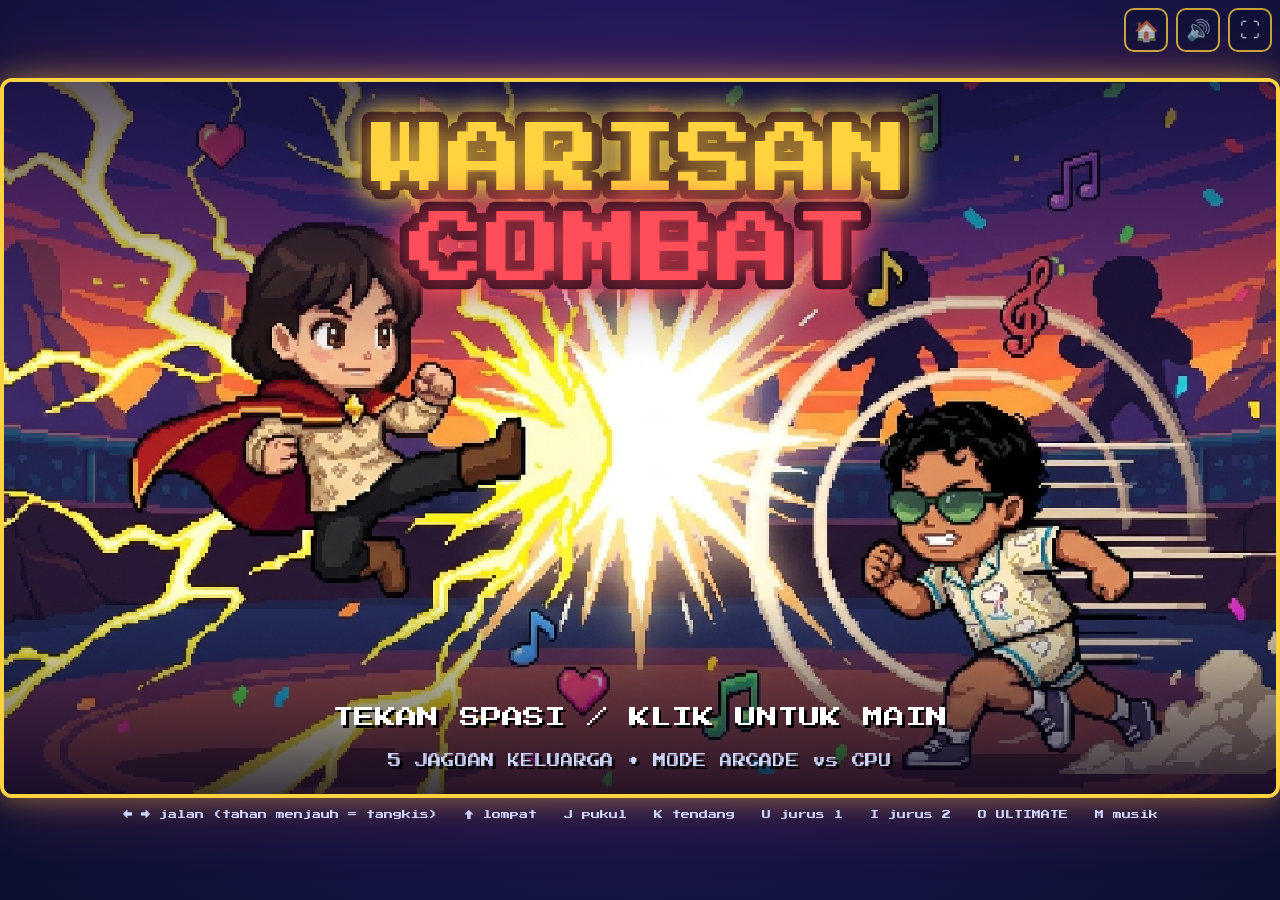
<file: games/warisan-combat/index.html>
<!DOCTYPE html>
<html lang="id">
<head>
  <meta charset="UTF-8">
  <meta name="viewport" content="width=device-width, initial-scale=1, maximum-scale=1, user-scalable=no, viewport-fit=cover">
  <meta name="mobile-web-app-capable" content="yes">
  <meta name="theme-color" content="#0b1030">
  <title>Warisan Combat – Game Fighting Keluarga</title>
  <meta name="description" content="Warisan Combat: game fighting pixel art dengan jagoan keluarga, jurus dan ultimate epic.">
  <link rel="preconnect" href="https://fonts.googleapis.com">
  <link href="https://fonts.googleapis.com/css2?family=Press+Start+2P&display=swap" rel="stylesheet">
  <link rel="stylesheet" href="css/style.css">
  <script>
    if (!location.pathname.endsWith('/') && !location.pathname.endsWith('.html')) {
      location.replace(location.pathname + '/' + location.search + location.hash);
    }
  </script>
</head>
<body>
  <main id="wrap">
    <h1 class="sr-only">Warisan Combat</h1>
    <canvas id="game" width="960" height="540" aria-label="Warisan Combat"></canvas>
    <div id="sys">
      <a id="btn-home" class="sbtn" href="../../index.html" aria-label="Kembali ke Home">🏠</a>
      <button id="btn-mute" class="sbtn" aria-label="Suara">🔊</button>
      <button id="btn-full" class="sbtn" aria-label="Layar penuh">⛶</button>
    </div>
    <div id="touch" aria-hidden="true">
      <div class="left">
        <button id="btn-jump" class="tbtn jump">⤒</button>
        <div id="dpad"><span>◀</span><span>▶</span></div>
      </div>
      <div class="right">
        <div class="row"><button id="btn-s1" class="tbtn sp">1</button><button id="btn-s2" class="tbtn sp">2</button><button id="btn-ult" class="tbtn ult">ULT</button></div>
        <div class="row"><button id="btn-light" class="tbtn atk">👊</button><button id="btn-heavy" class="tbtn atk big">🦶</button></div>
      </div>
    </div>
    <p id="help">← → jalan (tahan menjauh = tangkis) &nbsp; ↑ lompat &nbsp; J pukul &nbsp; K tendang &nbsp; U jurus 1 &nbsp; I jurus 2 &nbsp; O ULTIMATE &nbsp; M musik</p>
  </main>
  <script src="../../shared/audio.js"></script>
  <script src="js/game.js"></script>
</body>
</html>
</file>
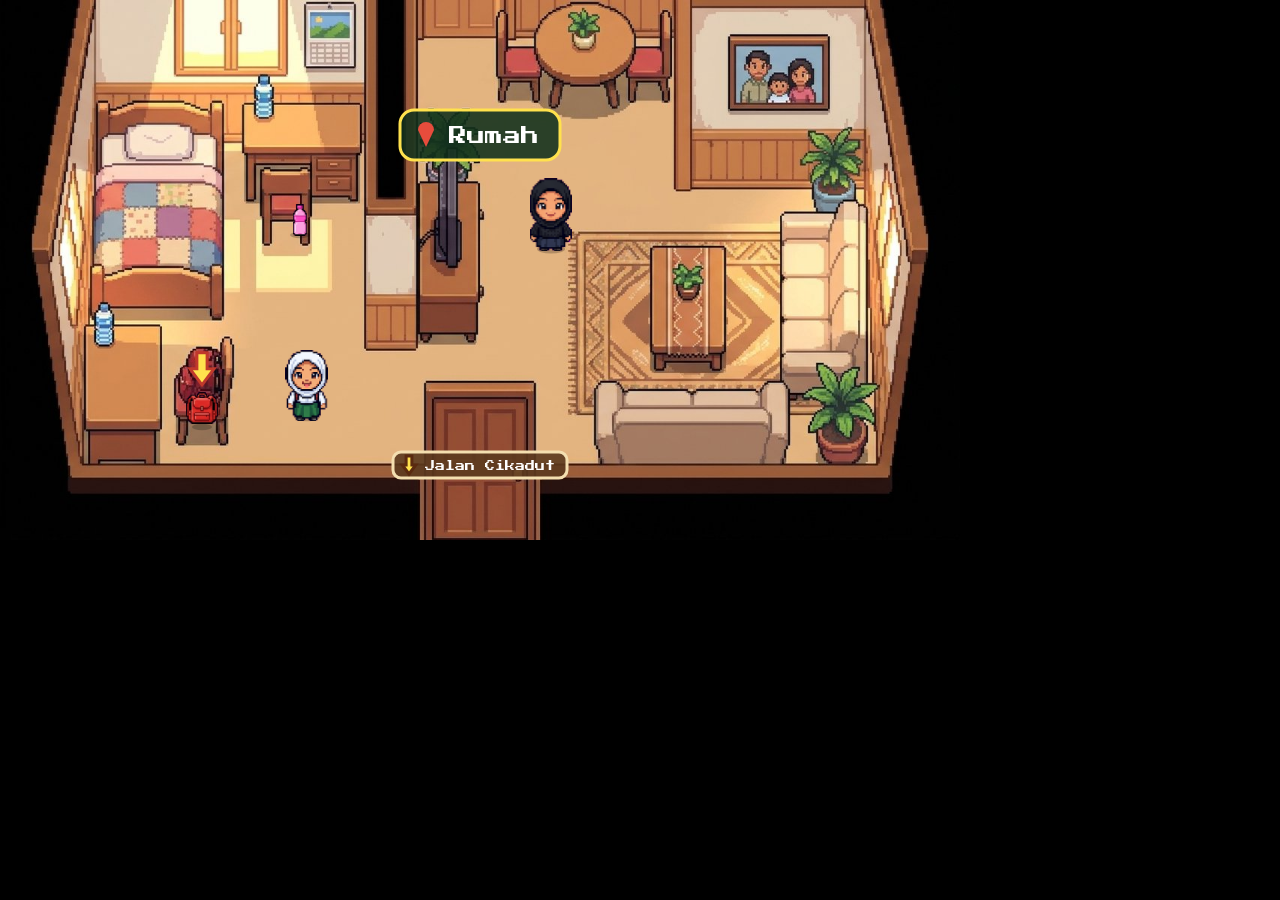
<file: games/falisha-sekolah/tools/scene.html>
<!DOCTYPE html>
<!-- Alat uji peta: ?map=<id>&debug=1 menggambar tembok (merah), warp (biru), spot (hijau) -->
<html lang="id"><head><meta charset="UTF-8"><base href="../"><title>Uji Peta MIMHa</title>
<link href="https://fonts.googleapis.com/css2?family=Press+Start+2P&display=swap" rel="stylesheet">
<style>body{margin:0;background:#000}canvas{width:960px;height:540px}</style></head>
<body><canvas id="c" width="960" height="540"></canvas>
<script src="assets/sprites/atlas.js"></script>
<script src="js/core/collide.js"></script><script src="js/core/input.js"></script><script src="js/core/sprites.js"></script>
<script src="js/world/maps.js"></script><script src="js/world/player.js"></script><script src="js/story/quests.js"></script><script src="js/story/guide.js"></script>
<script src="js/world/scene.js"></script>
<script>
const q = new URLSearchParams(location.search), ctx = document.getElementById('c').getContext('2d');
window.state = Quests.create(); state.step = +(q.get('step') || 0);
Scene.debug = q.get('debug') === '1';
Input.attach(window, null, []);
Spr.load().then(() => {
  Scene.enter(q.get('map') || 'rumah', q.get('at') || 'default', state);
  let last = performance.now();
  (function loop(now) {
    const dt = Math.min(0.05, (now - last) / 1000); last = now;
    window.lastEvent = Scene.update(dt, Input.axis(), Input.pressed('action'), state) || window.lastEvent;
    Scene.draw(ctx, state); Input.endFrame(); requestAnimationFrame(loop);
  })(last);
});
</script></body></html>
</file>
<file: portal/portal.css>
/* Portal Dunia Falisha – tampilan home ala konsol (PS5 / Nintendo Switch) */
:root {
  --gold:#ffd23f; --red:#ff4d5a; --night:#06091c;
  --cyan:#3ee0ff; --cyan2:#9ff4ff;
  --tile-w: clamp(150px, 21vw, 290px);
  --tile-gap: clamp(12px, 1.6vw, 22px);
  --pad: clamp(16px, 4vw, 56px);
  --font-ui: 'Nunito', system-ui, -apple-system, 'Segoe UI', sans-serif;
  --font-px: 'Press Start 2P', monospace;
}
* { box-sizing:border-box; -webkit-tap-highlight-color:transparent; }
html, body { margin:0; height:100%; background:var(--night); color:#fff; font-family:var(--font-ui); }
body { min-height:100dvh; height:100dvh; display:grid; grid-template-rows:auto 1fr auto; overflow:hidden; }

/* latar: sampul game terpilih di-blur, crossfade 2 lapis */
.bg { position:fixed; inset:0; z-index:0; overflow:hidden; background:radial-gradient(circle at 50% 0%, #1f2a7a 0%, #0f1448 45%, var(--night) 100%); }
.bg-img { position:absolute; inset:-6%; background-size:cover; background-position:center; filter:blur(26px) saturate(1.35) brightness(.5); opacity:0; transform:scale(1.08); transition:opacity .7s ease; }
.bg-img.show { opacity:1; }
.bg-vignette { position:absolute; inset:0; background:linear-gradient(180deg, rgba(6,9,28,.55) 0%, rgba(6,9,28,.15) 35%, rgba(6,9,28,.75) 100%); }
#stars { position:fixed; inset:0; width:100%; height:100%; z-index:1; pointer-events:none; opacity:.55; }
.topbar, .home, .hints { position:relative; z-index:2; }

/* bar atas ala Switch: pengguna kiri, status kanan */
.topbar { display:flex; align-items:center; justify-content:space-between; padding:calc(12px + env(safe-area-inset-top)) var(--pad) 8px; }
.user { display:flex; align-items:center; gap:14px; }
.avatar { width:clamp(36px, 4.5vw, 54px); height:clamp(36px, 4.5vw, 54px); border-radius:50%; object-fit:cover; border:3px solid var(--gold); box-shadow:0 0 0 3px rgba(255,210,63,.25), 0 6px 16px rgba(0,0,0,.5); background:#222; }
.logo { font-family:var(--font-px); font-size:clamp(11px, 1.7vw, 18px); letter-spacing:1px; text-shadow:0 0 14px rgba(255,210,63,.5), 3px 3px 0 #3a0d1a; }
.logo b { color:var(--gold); animation:glow 2.4s ease-in-out infinite; }
@keyframes glow { 50% { text-shadow:0 0 22px #fff36b, 3px 3px 0 #3a0d1a; filter:brightness(1.2); } }
.status { display:flex; align-items:center; gap:10px; }
.clock { font-weight:900; font-size:clamp(14px, 1.9vw, 22px); letter-spacing:1px; margin-right:6px; font-variant-numeric:tabular-nums; text-shadow:0 2px 8px rgba(0,0,0,.6); }
.sbtn { width:clamp(38px, 4.2vw, 46px); height:clamp(38px, 4.2vw, 46px); border-radius:50%; border:2px solid rgba(255,255,255,.35); background:rgba(255,255,255,.1); color:#fff; font-size:18px; cursor:pointer; backdrop-filter:blur(6px); transition:background .2s, transform .2s, border-color .2s; }
.sbtn:hover, .sbtn:focus-visible { background:rgba(255,255,255,.22); border-color:var(--cyan); transform:scale(1.08); outline:none; }
.sbtn.off { opacity:.55; }

/* area utama */
.home { display:grid; grid-template-rows:1fr auto; min-height:0; overflow-y:auto; overflow-x:hidden; scrollbar-width:none; }
.home::-webkit-scrollbar { display:none; }

/* hero ala PS5: judul besar game terpilih + tombol MAIN */
.hero { padding:clamp(6px, 2vh, 28px) var(--pad) 0; align-self:end; max-width:min(760px, 100%); min-height:0; }
.kicker { margin:0 0 10px; font-family:var(--font-px); font-size:clamp(8px, 1vw, 11px); color:var(--cyan); letter-spacing:2px; text-shadow:0 0 10px rgba(62,224,255,.6); }
.hero-title { margin:0; font-weight:900; font-size:clamp(26px, 4.6vw, 58px); line-height:1.05; letter-spacing:-.5px; text-shadow:0 4px 24px rgba(0,0,0,.7), 0 0 30px rgba(255,210,63,.18); }
.hero-desc { margin:12px 0 0; font-weight:600; font-size:clamp(12px, 1.5vw, 18px); line-height:1.55; color:#e3e8ff; text-shadow:0 2px 10px rgba(0,0,0,.7); max-width:62ch; display:-webkit-box; -webkit-line-clamp:3; -webkit-box-orient:vertical; overflow:hidden; }
.chips { display:flex; flex-wrap:wrap; gap:8px; margin-top:12px; }
.chip { font-family:var(--font-px); font-size:clamp(7px, .8vw, 9px); padding:7px 10px; border-radius:20px; background:rgba(255,255,255,.1); border:1px solid rgba(255,255,255,.35); color:#fff; backdrop-filter:blur(4px); }
.playbtn { display:inline-flex; align-items:center; gap:12px; margin-top:clamp(12px, 2.2vh, 24px); padding:clamp(10px, 1.4vh, 16px) clamp(22px, 3vw, 40px); border-radius:40px; background:linear-gradient(180deg, #ffe066, var(--gold)); color:#2a1700; text-decoration:none; font-family:var(--font-px); font-size:clamp(11px, 1.3vw, 15px); box-shadow:0 8px 24px rgba(255,210,63,.35), inset 0 -3px 0 rgba(0,0,0,.18); transition:transform .2s, box-shadow .2s; }
.playbtn:hover, .playbtn:focus-visible { transform:translateY(-2px) scale(1.04); box-shadow:0 12px 32px rgba(255,210,63,.55), 0 0 0 4px rgba(255,255,255,.25); outline:none; }
.playbtn:active { transform:scale(.97); }
.playicon { font-size:1.1em; }
.hero.locked .playbtn { background:#555; color:#ccc; box-shadow:none; pointer-events:none; }
.hero .anim { animation:slidein .35s cubic-bezier(.2,.8,.2,1) both; }
@keyframes slidein { from { opacity:0; transform:translateX(-16px); } }

/* rel ubin game ala Switch/PS5: baris mendatar, ubin terpilih membesar */
.rail-wrap { padding:clamp(18px, 4vh, 40px) 0 clamp(10px, 2vh, 22px); overflow:hidden; }
.rail { display:flex; gap:var(--tile-gap); padding:14px calc(var(--pad) + 8px) 18px; overflow-x:auto; overflow-y:hidden; scroll-behavior:smooth; scroll-snap-type:x proximity; scroll-padding:0 var(--pad); scrollbar-width:none; outline:none; }
.rail::-webkit-scrollbar { display:none; }
.tile { position:relative; flex:0 0 var(--tile-w); aspect-ratio:16/9; border-radius:14px; overflow:hidden; background:#10153f; border:3px solid rgba(255,255,255,.14); box-shadow:0 10px 24px rgba(0,0,0,.5); scroll-snap-align:start; text-decoration:none; color:#fff; cursor:pointer; transform:scale(1); transition:transform .28s cubic-bezier(.2,.8,.2,1), border-color .28s, box-shadow .28s, opacity .28s; animation:rise .6s both; opacity:.85; }
.tile:nth-child(2) { animation-delay:.05s } .tile:nth-child(3) { animation-delay:.1s } .tile:nth-child(4) { animation-delay:.15s } .tile:nth-child(5) { animation-delay:.2s } .tile:nth-child(n+6) { animation-delay:.25s }
@keyframes rise { from { opacity:0; transform:translateY(24px); } }
.tile img { width:100%; height:100%; display:block; object-fit:cover; image-rendering:pixelated; transition:transform .6s; }
.tile .label { position:absolute; left:0; right:0; bottom:0; padding:22px 10px 8px; font-weight:800; font-size:clamp(10px, 1.05vw, 14px); line-height:1.2; background:linear-gradient(180deg, transparent, rgba(0,0,0,.75)); text-shadow:0 1px 4px #000; opacity:0; transform:translateY(6px); transition:opacity .25s, transform .25s; }
.tile:hover .label, .tile.sel .label { opacity:1; transform:none; }
.tile.sel { opacity:1; transform:scale(1.13); z-index:3; border-color:var(--cyan2); animation:pulse 1.6s ease-in-out infinite; }
.tile.sel img { transform:scale(1.04); }
@keyframes pulse {
  0%, 100% { box-shadow:0 0 0 3px rgba(62,224,255,.55), 0 0 22px 4px rgba(62,224,255,.5), 0 16px 34px rgba(0,0,0,.6); }
  50% { box-shadow:0 0 0 3px rgba(159,244,255,.95), 0 0 34px 10px rgba(62,224,255,.85), 0 16px 34px rgba(0,0,0,.6); }
}
.tile:hover:not(.sel) { opacity:1; transform:scale(1.05); border-color:rgba(255,255,255,.45); }
.tile.locked { cursor:not-allowed; }
.tile.locked .lockcover { width:100%; height:100%; display:flex; align-items:center; justify-content:center; font-size:clamp(34px, 4vw, 56px); background:repeating-linear-gradient(45deg,#1a1f55,#1a1f55 14px,#141842 14px,#141842 28px); filter:grayscale(.6) brightness(.8); }
.tile.locked.sel { border-color:#aab; animation:none; box-shadow:0 0 0 3px rgba(255,255,255,.35), 0 16px 34px rgba(0,0,0,.6); }

/* bar petunjuk tombol ala Switch */
.hints { display:flex; align-items:center; gap:clamp(14px, 3vw, 36px); padding:10px var(--pad) calc(12px + env(safe-area-inset-bottom)); border-top:1px solid rgba(255,255,255,.14); background:linear-gradient(180deg, rgba(6,9,28,.2), rgba(6,9,28,.7)); font-weight:800; font-size:clamp(11px, 1.2vw, 14px); color:#dfe4ff; }
.hint { display:inline-flex; align-items:center; gap:6px; white-space:nowrap; }
kbd { display:inline-flex; align-items:center; justify-content:center; min-width:24px; height:24px; padding:0 7px; border-radius:12px; background:rgba(255,255,255,.14); border:1.5px solid rgba(255,255,255,.45); font-family:var(--font-ui); font-weight:900; font-size:11px; color:#fff; }
kbd.btn-a { width:24px; padding:0; border-radius:50%; background:#2b2f3a; border-color:#fff; }
.credit { margin-left:auto; font-weight:600; font-size:clamp(9px, 1vw, 12px); color:#8e97d8; white-space:nowrap; }

/* transisi peluncuran: ubin membesar lalu layar memutih */
.flash { position:fixed; inset:0; z-index:9; background:#fff; opacity:0; pointer-events:none; transition:opacity .45s ease; }
body.launching .flash { opacity:1; }
body.launching .tile.sel { transform:scale(1.35); transition-duration:.5s; animation:none; }
body.launching .hero { opacity:0; transition:opacity .3s; }

/* potret / layar sempit: hero di tengah, ubin lebih kecil */
@media (max-aspect-ratio: 1/1) {
  :root { --tile-w: clamp(150px, 42vw, 240px); }
  .hero { text-align:center; max-width:100%; }
  .hero-desc { margin-inline:auto; -webkit-line-clamp:4; }
  .chips { justify-content:center; }
  .credit { display:none; }
  .hints { justify-content:center; }
}
@media (max-width: 480px) {
  .logo { display:none; }
  .hint:nth-child(3) { display:none; }
}
@media (max-height: 520px) and (min-aspect-ratio: 1/1) {
  :root { --tile-w: clamp(120px, 16vw, 190px); }
  .topbar { padding-top:calc(6px + env(safe-area-inset-top)); padding-bottom:0; }
  .avatar { width:32px; height:32px; border-width:2px; }
  .kicker { margin-bottom:4px; }
  .hero { padding-top:4px; }
  .hero-title { font-size:clamp(20px, 4vw, 30px); }
  .hero-desc { margin-top:4px; font-size:12px; -webkit-line-clamp:1; }
  .chips { margin-top:6px; } .chip { padding:5px 8px; }
  .playbtn { margin-top:8px; padding:8px 20px; font-size:11px; }
  .rail-wrap { padding:8px 0 4px; } .rail { padding:10px calc(var(--pad) + 8px) 12px; }
  .hints { padding-top:6px; padding-bottom:calc(6px + env(safe-area-inset-bottom)); }
}
@media (prefers-reduced-motion: reduce) {
  .tile, .logo b, .tile.sel, .hero .anim { animation:none; }
  .rail { scroll-behavior:auto; }
  .bg-img, .flash, .tile { transition:none; }
}
</file>
<file: games/falisha-jetpack/css/style.css>
* { box-sizing: border-box; margin: 0; padding: 0; -webkit-touch-callout: none; -webkit-tap-highlight-color: transparent; user-select: none; -webkit-user-select: none; }
html, body { width: 100%; height: 100%; overflow: hidden; background: #0b0a2e; color: #fff; font-family: 'Fredoka', system-ui, sans-serif; }
#wrap { position: relative; width: 100vw; height: 100vh; height: 100dvh; }
#game { position: absolute; inset: 0; width: 100%; height: 100%; display: block; touch-action: none; }
.sr-only { position: absolute; width: 1px; height: 1px; overflow: hidden; clip: rect(0, 0, 0, 0); }
.hidden { display: none !important; }

#sys { position: absolute; top: max(10px, env(safe-area-inset-top)); left: 12px; display: flex; gap: 8px; z-index: 50; }
.sbtn { width: 42px; height: 42px; border-radius: 14px; border: 0; background: rgba(255, 255, 255, 0.88); color: #2a1f5e; font-size: 18px;
  display: flex; align-items: center; justify-content: center; text-decoration: none; cursor: pointer; box-shadow: 0 3px 0 rgba(0, 0, 0, 0.3); }

#hud { position: absolute; inset: 0; pointer-events: none; z-index: 20; }
.hud-r { position: absolute; top: max(10px, env(safe-area-inset-top)); right: 12px; display: flex; flex-direction: column; align-items: flex-end; gap: 6px; }
.pill { font-family: 'Lilita One', 'Fredoka', sans-serif; background: rgba(20, 12, 60, 0.6); border: 2px solid rgba(160, 140, 255, 0.35); border-radius: 999px;
  padding: 4px 16px; font-size: 26px; letter-spacing: 1px; text-shadow: 0 2px 0 rgba(0, 0, 0, 0.4); }
.pill.best { font-size: 14px; padding: 2px 12px; opacity: 0.8; }
.pill.coin { font-size: 22px; color: #ffe066; }
#h-powers { position: absolute; top: 64px; left: 12px; display: flex; flex-direction: column; gap: 6px; }
.pbar { display: flex; align-items: center; gap: 6px; background: rgba(20, 12, 60, 0.6); border-radius: 999px; padding: 4px 10px 4px 6px; width: 150px; }
.pbar.tag { width: auto; font-size: 15px; font-weight: 700; padding: 4px 12px; }
.pbar span { font-size: 20px; }
.pbar i { display: block; height: 10px; border-radius: 6px; }
#fly { display: none; pointer-events: auto; position: absolute; right: max(20px, env(safe-area-inset-right)); bottom: max(20px, env(safe-area-inset-bottom));
  width: 112px; height: 112px; border-radius: 50%; border: 4px solid rgba(255, 255, 255, 0.8); background: radial-gradient(circle at 35% 30%, rgba(255, 170, 90, 0.75), rgba(200, 40, 40, 0.55));
  color: #fff; font-size: 42px; line-height: 1; touch-action: none; flex-direction: column; align-items: center; justify-content: center; box-shadow: 0 5px 0 rgba(0, 0, 0, 0.3); }
#fly small { font-family: 'Lilita One', sans-serif; font-size: 13px; letter-spacing: 1px; margin-top: 2px; }
#fly.on { transform: scale(0.92); background: radial-gradient(circle at 35% 30%, #ffe14a, #ff7a1a); }
@media (pointer: coarse), (hover: none) { #fly { display: flex; } }
#toast { position: absolute; top: 22%; left: 50%; transform: translate(-50%, -10px) scale(0.8); font-family: 'Lilita One', sans-serif; font-size: 34px;
  text-shadow: 0 3px 0 #5b2bbf, 0 0 18px rgba(0, 0, 0, 0.4); opacity: 0; transition: all 0.25s; white-space: nowrap; }
#toast.show { opacity: 1; transform: translate(-50%, 0) scale(1); }

#loading, #menu, #over, #pause { position: absolute; inset: 0; z-index: 30; display: flex; align-items: center; justify-content: center; padding: 16px; }
#loading { flex-direction: column; gap: 14px; font-size: 20px; background: #0b0a2e; }
#over, #pause { background: rgba(10, 6, 40, 0.5); }
#menu { justify-content: flex-end; padding-right: max(16px, 5vw); background: linear-gradient(270deg, rgba(20, 10, 70, 0.75), rgba(20, 10, 70, 0) 70%); }
.spin { width: 54px; height: 54px; border-radius: 50%; border: 6px solid rgba(255, 255, 255, 0.25); border-top-color: #ffb03a; animation: rot 0.8s linear infinite; }
.menu-card { width: min(480px, 100%); max-height: 100%; overflow: auto; text-align: center; }
.menu-card.small { background: linear-gradient(#ffffff, #ece6ff); color: #2a1f5e; border-radius: 28px; padding: 22px; width: min(420px, 100%); box-shadow: 0 10px 0 rgba(0, 0, 0, 0.3); }
.hero { width: 110px; height: 110px; border-radius: 50%; object-fit: cover; border: 4px solid #ffb03a; background: #2a1f5e; box-shadow: 0 0 30px rgba(255, 160, 60, 0.5); }
.logo { font-family: 'Lilita One', sans-serif; font-size: clamp(38px, 7vw, 64px); line-height: 0.95; color: #ffb03a; margin-top: 8px;
  text-shadow: 0 5px 0 #a3261b, 0 9px 22px rgba(0, 0, 0, 0.5); transform: rotate(-3deg); letter-spacing: 2px; }
.logo span { display: block; color: #fff; text-shadow: 0 5px 0 #5b2bbf, 0 9px 22px rgba(0, 0, 0, 0.5); }
.sub { margin: 12px 0 16px; font-size: 16px; opacity: 0.95; }
.big { font-family: 'Lilita One', sans-serif; font-size: 28px; letter-spacing: 1px; border: 0; border-radius: 22px; padding: 12px 42px; color: #fff; cursor: pointer;
  background: linear-gradient(#ffb03a, #ff6a1a); box-shadow: 0 6px 0 #a3361b; text-shadow: 0 2px 0 rgba(0, 0, 0, 0.25); }
.big:active { transform: translateY(4px); box-shadow: 0 2px 0 #a3361b; }
.ghost { display: block; margin: 12px auto 0; border: 0; background: none; color: #5b2bbf; font-family: inherit; font-size: 16px; font-weight: 700; cursor: pointer; text-decoration: underline; }
.stats { display: flex; justify-content: center; gap: 10px; margin-top: 14px; flex-wrap: wrap; }
.stats span { background: rgba(20, 12, 60, 0.6); border-radius: 999px; padding: 5px 12px; font-size: 14px; }
.howto { margin-top: 12px; font-size: 12px; opacity: 0.85; line-height: 1.5; }
.note { margin-top: 6px; font-size: 11px; opacity: 0.55; }
.face { width: 92px; height: 92px; border-radius: 50%; object-fit: cover; border: 4px solid #ffb03a; background: #2a1f5e; }
.menu-card.small h2 { font-family: 'Lilita One', sans-serif; font-size: 30px; margin: 8px 0 4px; }
.new { color: #ff7a00; font-weight: 700; animation: pop 0.5s infinite alternate; }
.result { display: grid; grid-template-columns: repeat(3, 1fr); gap: 8px; margin: 14px 0 18px; }
.result div { background: #e3dcff; border-radius: 16px; padding: 8px 4px; }
.result small { display: block; font-size: 12px; opacity: 0.7; }
.result b { font-family: 'Lilita One', sans-serif; font-size: 22px; }
#pause .big { margin-top: 10px; }
#rotate { display: none; position: absolute; left: 0; right: 0; bottom: 18px; z-index: 60; text-align: center; font-size: 30px; pointer-events: none; }
#rotate p { font-size: 15px; margin-top: 4px; }
@media (orientation: portrait) and (max-width: 700px) { #rotate { display: block; } }
@keyframes pop { to { transform: scale(1.12); } }
@keyframes rot { to { transform: rotate(360deg); } }
@media (max-width: 700px), (max-height: 520px) {
  #menu { justify-content: center; padding-right: 16px; background: rgba(20, 10, 70, 0.6); }
  .hero { width: 76px; height: 76px; } .howto { display: none; }
  .sub { font-size: 14px; margin: 8px 0 10px; } .big { font-size: 24px; padding: 10px 34px; }
  .pill { font-size: 20px; } #fly { width: 92px; height: 92px; font-size: 34px; }
}
@media (max-height: 520px) { .logo { font-size: 34px; } }
</file>
<file: games/falisha-kart-turbo/css/style.css>
* { box-sizing: border-box; margin: 0; padding: 0; -webkit-touch-callout: none; -webkit-tap-highlight-color: transparent; user-select: none; -webkit-user-select: none; }
html, body { width: 100%; height: 100%; overflow: hidden; background: #0b1030; color: #fff; font-family: 'Press Start 2P', monospace, sans-serif; }
#wrap { position: relative; width: 100vw; height: 100vh; display: flex; align-items: center; justify-content: center; background: #0b1030; }
#game { width: 100%; height: 100%; max-width: 100vw; max-height: 100vh; aspect-ratio: 16 / 9; object-fit: contain; background: #000; touch-action: none; }
.sr-only { position: absolute; width: 1px; height: 1px; overflow: hidden; clip: rect(0, 0, 0, 0); }
.hidden { display: none !important; }
#sys { position: absolute; top: 12px; right: 14px; display: flex; gap: 8px; z-index: 50; }
.sbtn { width: 44px; height: 44px; border-radius: 12px; border: 2px solid rgba(255, 255, 255, 0.4); background: rgba(10, 15, 44, 0.7); color: #fff; font-size: 19px; display: flex; align-items: center; justify-content: center; text-decoration: none; cursor: pointer; }
#touch { display: none; position: fixed; left: 0; right: 0; bottom: 0; padding: 0 max(16px, 2.5vw) max(14px, env(safe-area-inset-bottom, 14px)); justify-content: space-between; align-items: flex-end; pointer-events: none; z-index: 40; }
#touch .left, #touch .right { display: flex; gap: 12px; align-items: flex-end; pointer-events: auto; }
.tbtn { width: 76px; height: 76px; border-radius: 50%; border: 3px solid rgba(255, 255, 255, 0.55); background: rgba(10, 15, 44, 0.45); color: #fff; font-size: 30px; font-family: inherit; touch-action: none; }
.tbtn.steer { width: 96px; height: 96px; font-size: 38px; }
.tbtn.gas { width: 96px; height: 96px; background: rgba(30, 140, 60, 0.5); }
.tbtn.on { transform: scale(0.92); background: rgba(255, 225, 77, 0.6); }
#help { position: absolute; bottom: 8px; left: 0; right: 0; text-align: center; font-size: 9px; color: rgba(255, 255, 255, 0.55); pointer-events: none; }
@media (pointer: coarse), (hover: none), (max-width: 1024px) {
  #touch { display: flex; }
  #touch.hidden { display: none !important; }
  #help { display: none !important; }
}
</file>
<file: games/falisha-kart/css/style.css>
/* Falisha Kart – gaya: fullscreen canvas + HUD + kontrol sentuh */
* { margin: 0; padding: 0; box-sizing: border-box; -webkit-tap-highlight-color: transparent; }
html, body { height: 100%; overflow: hidden; background: #0b1030; }
body { font-family: 'Press Start 2P', monospace; color: #fff; touch-action: none; user-select: none; -webkit-user-select: none; }
.sr-only { position: absolute; width: 1px; height: 1px; overflow: hidden; clip: rect(0 0 0 0); }
.hidden { display: none !important; }

#wrap { position: fixed; inset: 0; display: flex; align-items: center; justify-content: center; background: #0b1030; }
#game { width: min(100vw, 177.78vh); height: min(56.25vw, 100vh); background: #000; image-rendering: auto; }

/* Sistem atas */
#sys { position: fixed; top: max(8px, env(safe-area-inset-top)); right: 10px; display: flex; gap: 8px; z-index: 40; }
.sbtn { width: 44px; height: 44px; border-radius: 12px; border: 2px solid #ffffff55; background: #141b4dcc; color: #fff; font-size: 20px; cursor: pointer; text-decoration: none; display: flex; align-items: center; justify-content: center; }

/* HUD */
#hud { position: fixed; inset: 0; pointer-events: none; z-index: 20; font-size: 13px; }
.hud-left { position: absolute; top: max(10px, env(safe-area-inset-top)); left: 12px; display: flex; flex-direction: column; gap: 6px; }
.hud-right { position: absolute; top: max(10px, env(safe-area-inset-top)); right: 64px; display: flex; flex-direction: column; gap: 6px; align-items: flex-end; }
#hud-pos { font-size: 26px; color: #ffe55c; text-shadow: 2px 2px 0 #000; }
#hud-lap, #hud-time { text-shadow: 2px 2px 0 #000; }
#hud-item { font-size: 22px; background: #141b4dcc; border: 2px solid #ffffff55; border-radius: 10px; padding: 6px 10px; min-width: 52px; text-align: center; }
#hud-msg { position: absolute; top: 22%; width: 100%; text-align: center; font-size: 22px; color: #ffe55c; text-shadow: 3px 3px 0 #000; }
#hud-count { position: absolute; top: 38%; width: 100%; text-align: center; font-size: 64px; color: #fff; text-shadow: 4px 4px 0 #000; }

/* Kontrol sentuh */
#touch { position: fixed; inset: auto 0 0 0; display: flex; justify-content: space-between; padding: 0 12px max(12px, env(safe-area-inset-bottom)); z-index: 30; pointer-events: none; }
#touch .left, #touch .right { display: flex; gap: 10px; pointer-events: auto; }
.tbtn { width: 68px; height: 68px; border-radius: 50%; border: 3px solid #ffffff66; background: #141b4dcc; color: #fff; font-size: 24px; font-family: inherit; cursor: pointer; touch-action: none; }
.tbtn:active, .tbtn.on { background: #ffe55c; color: #141b4d; }
.tbtn-steer { width: 76px; height: 76px; font-size: 28px; }
.tbtn-gas { background: #1d7a3acc; }
.tbtn-gas:active, .tbtn-gas.on { background: #37e05c; color: #06240f; }

/* Layar overlay */
.screen { position: fixed; inset: 0; z-index: 35; display: flex; flex-direction: column; align-items: center; justify-content: center; gap: 18px; background: #0b1030ee; text-align: center; padding: 20px; }
.gtitle { font-size: clamp(24px, 5vw, 44px); color: #ffe55c; text-shadow: 4px 4px 0 #b3541e; line-height: 1.4; }
.gtitle2 { font-size: clamp(18px, 4vw, 30px); color: #ffe55c; text-shadow: 3px 3px 0 #000; line-height: 1.5; }
.gsub { font-size: 12px; color: #9fd8ff; line-height: 1.8; }
.ghint { font-size: 10px; color: #8a93c9; line-height: 2; }
.bigbtn { font-family: inherit; font-size: 16px; padding: 16px 28px; border-radius: 14px; border: 3px solid #ffe55c; background: #e05c37; color: #fff; cursor: pointer; text-decoration: none; text-shadow: 2px 2px 0 #000; }
.bigbtn:active { transform: scale(0.96); }
.bigbtn.ghost { background: #2a3170; }
.prow { display: flex; gap: 12px; flex-wrap: wrap; justify-content: center; }

.chars { display: flex; gap: 10px; flex-wrap: wrap; justify-content: center; max-width: 720px; }
.char { width: 128px; padding: 12px 8px; border-radius: 14px; background: #1a2158; border: 3px solid #ffffff33; cursor: pointer; display: flex; flex-direction: column; align-items: center; gap: 8px; }
.char:hover { border-color: #ffe55c; }
.char .face { width: 56px; height: 56px; border-radius: 12px; display: flex; align-items: center; justify-content: center; font-size: 30px; }
.char .nm { font-size: 11px; color: #fff; }
.char .st { font-size: 8px; color: #9fd8ff; line-height: 1.7; }

.restable { display: flex; flex-direction: column; gap: 6px; min-width: min(420px, 86vw); }
.rrow { display: flex; justify-content: space-between; gap: 10px; font-size: 11px; background: #1a2158; border-radius: 10px; padding: 10px 14px; }
.rrow.me { background: #4d3a10; border: 2px solid #ffe55c; }
.rrow .pts { color: #ffe55c; }

#help { position: fixed; bottom: max(6px, env(safe-area-inset-bottom)); width: 100%; text-align: center; font-size: 8px; color: #5a63a0; z-index: 15; pointer-events: none; }
@media (pointer: coarse) { #help { display: none; } #touch { display: flex; } }
</file>
<file: games/falisha-pac/css/style.css>
* {
  box-sizing: border-box;
  margin: 0;
  padding: 0;
  -webkit-touch-callout: none;
  -webkit-tap-highlight-color: transparent;
  user-select: none;
  -webkit-user-select: none;
}

html, body {
  width: 100%;
  height: 100%;
  overflow: hidden;
  background: #060814;
  color: #fff;
  font-family: 'Press Start 2P', monospace, sans-serif;
}

#wrap {
  position: relative;
  width: 100vw;
  height: 100vh;
  display: flex;
  align-items: center;
  justify-content: center;
  background: radial-gradient(circle at center, #141738 0%, #060814 100%);
}

#game {
  width: 100%;
  height: 100%;
  max-width: 100vw;
  max-height: 100vh;
  aspect-ratio: 16 / 9;
  object-fit: contain;
  image-rendering: pixelated;
  image-rendering: crisp-edges;
  box-shadow: 0 0 50px rgba(0, 229, 255, 0.25), 0 0 100px rgba(255, 0, 128, 0.15);
  background: #020308;
  touch-action: none;
}

.sr-only {
  position: absolute;
  width: 1px;
  height: 1px;
  overflow: hidden;
  clip: rect(0, 0, 0, 0);
}

/* System Top Buttons */
#sys {
  position: absolute;
  top: 14px;
  right: 18px;
  display: flex;
  gap: 10px;
  z-index: 50;
}

.sbtn {
  display: flex;
  align-items: center;
  justify-content: center;
  width: 44px;
  height: 44px;
  background: rgba(12, 16, 42, 0.8);
  border: 2px solid #00f0ff;
  border-radius: 10px;
  font-size: 20px;
  color: #fff;
  cursor: pointer;
  text-decoration: none;
  box-shadow: 0 4px 12px rgba(0, 240, 255, 0.3);
  transition: transform 0.1s, background 0.15s;
}

.sbtn:hover {
  background: rgba(0, 240, 255, 0.3);
  transform: scale(1.08);
}

.sbtn:active {
  transform: scale(0.95);
}

/* Touch Controls Tablet (Samsung Tab S8) & Mobile */
#touch {
  display: none;
  position: fixed;
  left: 0;
  right: 0;
  bottom: 0;
  padding: 0 max(20px, 3.2vw) max(16px, env(safe-area-inset-bottom, 16px));
  justify-content: space-between;
  align-items: flex-end;
  pointer-events: none;
  z-index: 40;
}

@media (pointer: coarse), (hover: none), (max-width: 1024px) {
  #touch {
    display: flex;
  }
  #help {
    display: none !important;
  }
}

.left, .right {
  display: flex;
  flex-direction: column;
  gap: 12px;
  pointer-events: none;
}

/* 4-Way D-Pad Grid */
#dpad {
  pointer-events: auto;
  touch-action: none;
  display: grid;
  grid-template-columns: repeat(3, clamp(48px, 6vw, 76px));
  grid-template-rows: repeat(3, clamp(48px, 6vw, 76px));
  gap: 6px;
  padding: 8px;
  background: rgba(8, 12, 32, 0.75);
  border: 3px solid #00f0ff;
  border-radius: 26px;
  box-shadow: 0 8px 24px rgba(0, 0, 0, 0.8), inset 0 0 16px rgba(0, 240, 255, 0.2);
  backdrop-filter: blur(6px);
  -webkit-backdrop-filter: blur(6px);
}

#dpad .dp-btn, #dpad .dp-center {
  display: flex;
  align-items: center;
  justify-content: center;
  border-radius: 14px;
  font-size: clamp(22px, 2.8vw, 34px);
  font-weight: bold;
  color: #00f0ff;
  background: rgba(18, 25, 60, 0.85);
  border: 2px solid rgba(0, 240, 255, 0.4);
  touch-action: none;
  pointer-events: auto;
  cursor: pointer;
  outline: none;
  font-family: inherit;
  transition: transform 0.06s, background 0.06s, border-color 0.06s;
}

#dpad .dp-up { grid-row: 1; grid-column: 2; }
#dpad .dp-left { grid-row: 2; grid-column: 1; }
#dpad .dp-center {
  grid-row: 2; grid-column: 2;
  border: none;
  background: rgba(12, 18, 45, 0.4);
  font-size: 10px;
  color: #ffd23f;
  opacity: 0.6;
  pointer-events: none;
}
#dpad .dp-right { grid-row: 2; grid-column: 3; }
#dpad .dp-down { grid-row: 3; grid-column: 2; }

#dpad .dp-btn:active, #dpad .dp-btn.on {
  background: #ffd23f !important;
  color: #050814 !important;
  border-color: #fff !important;
  box-shadow: 0 0 24px #ffd23f, inset 0 0 10px #fff;
  transform: scale(0.92);
}

/* Action Button Dash */
.tbtn {
  pointer-events: auto;
  touch-action: none;
  display: flex;
  align-items: center;
  justify-content: center;
  font-family: inherit;
  font-weight: bold;
  color: #fff;
  cursor: pointer;
  border: 3px solid;
  border-radius: 50%;
  box-shadow: 0 8px 24px rgba(0, 0, 0, 0.7);
  backdrop-filter: blur(4px);
  -webkit-backdrop-filter: blur(4px);
  transition: transform 0.08s, filter 0.08s;
}

.tbtn:active, .tbtn.on {
  transform: scale(0.92);
  filter: brightness(1.4);
}

.tbtn-dash {
  width: clamp(84px, 10.5vw, 128px);
  height: clamp(84px, 10.5vw, 128px);
  background: radial-gradient(circle at 35% 35%, #ffd23f, #e67e22);
  border-color: #fff;
  font-size: clamp(13px, 1.6vw, 18px);
  box-shadow: 0 8px 28px rgba(255, 210, 63, 0.5);
  animation: pulse-dash 1.2s infinite alternate;
}

.tbtn-dash.ready {
  animation: pulse-dash-ready 0.6s infinite alternate;
}

@keyframes pulse-dash {
  from { box-shadow: 0 0 10px #ffd23f; }
  to { box-shadow: 0 0 24px #ffd23f, 0 0 35px #e67e22; }
}

@keyframes pulse-dash-ready {
  from { transform: scale(1.0); box-shadow: 0 0 15px #00f0ff, 0 0 25px #ffd23f; }
  to { transform: scale(1.08); box-shadow: 0 0 30px #00f0ff, 0 0 45px #fff; }
}

/* Keyboard Help */
#help {
  position: absolute;
  bottom: 8px;
  left: 50%;
  transform: translateX(-50%);
  font-size: 10px;
  color: #00f0ff;
  text-shadow: 0 0 8px rgba(0, 240, 255, 0.8);
  background: rgba(6, 8, 20, 0.8);
  padding: 6px 16px;
  border-radius: 8px;
  border: 1px solid rgba(0, 240, 255, 0.4);
  white-space: nowrap;
  pointer-events: none;
}
</file>
<file: games/falisha-sekolah/css/style.css>
* { box-sizing: border-box; margin: 0; padding: 0; -webkit-touch-callout: none; -webkit-tap-highlight-color: transparent; user-select: none; -webkit-user-select: none; }
html, body { width: 100%; height: 100%; overflow: hidden; background: #12301c; color: #fff; font-family: 'Press Start 2P', monospace, sans-serif; }
#wrap { position: relative; width: 100vw; height: 100vh; display: flex; align-items: center; justify-content: center; background: #12301c; }
#game { width: 100%; height: 100%; max-width: 100vw; max-height: 100vh; aspect-ratio: 16 / 9; object-fit: contain; background: #000; touch-action: none; }
.sr-only { position: absolute; width: 1px; height: 1px; overflow: hidden; clip: rect(0, 0, 0, 0); }
.hidden { display: none !important; }
#sys { position: absolute; top: 12px; right: 14px; display: flex; gap: 8px; z-index: 50; }
.sbtn { width: 44px; height: 44px; border-radius: 12px; border: 2px solid rgba(255, 255, 255, 0.45); background: rgba(18, 48, 28, 0.75); color: #fff; font-size: 19px; display: flex; align-items: center; justify-content: center; text-decoration: none; cursor: pointer; }
#touch { display: none; position: fixed; left: 0; right: 0; bottom: 0; padding: 0 max(18px, 3vw) max(16px, env(safe-area-inset-bottom, 16px)); justify-content: space-between; align-items: flex-end; pointer-events: none; z-index: 40; }
#touch .left, #touch .right { display: flex; gap: 14px; align-items: flex-end; pointer-events: auto; }
#joy { position: relative; width: 150px; height: 150px; border-radius: 50%; background: rgba(255, 255, 255, 0.16); border: 3px solid rgba(255, 255, 255, 0.5); touch-action: none; }
#joy-knob { position: absolute; left: 50%; top: 50%; width: 64px; height: 64px; margin: -32px 0 0 -32px; border-radius: 50%; background: rgba(255, 255, 255, 0.55); pointer-events: none; }
.tbtn { width: 96px; height: 96px; border-radius: 50%; border: 3px solid rgba(255, 255, 255, 0.6); background: rgba(46, 140, 70, 0.55); color: #fff; font-size: 34px; font-family: inherit; touch-action: none; }
.tbtn.small { width: 64px; height: 64px; font-size: 24px; background: rgba(18, 48, 28, 0.55); }
.tbtn.on { transform: scale(0.92); background: rgba(255, 225, 77, 0.65); }
#help { position: absolute; bottom: 8px; left: 0; right: 0; text-align: center; font-size: 9px; color: rgba(255, 255, 255, 0.6); pointer-events: none; }
@media (pointer: coarse), (hover: none), (max-width: 1024px) {
  #touch { display: flex; }
  #touch.hidden { display: none !important; }
  #help { display: none !important; }
}
</file>
<file: games/falisha-slug-3d/css/style.css>
* { box-sizing: border-box; margin: 0; padding: 0; -webkit-touch-callout: none; -webkit-tap-highlight-color: transparent; user-select: none; -webkit-user-select: none; }
html, body { width: 100%; height: 100%; overflow: hidden; background: #1b1f5e; color: #fff; font-family: 'Fredoka', system-ui, sans-serif; }
#wrap { position: relative; width: 100vw; height: 100vh; height: 100dvh; }
#game { position: absolute; inset: 0; width: 100%; height: 100%; display: block; touch-action: none; }
.sr-only { position: absolute; width: 1px; height: 1px; overflow: hidden; clip: rect(0, 0, 0, 0); }
.hidden { display: none !important; }

#sys { position: absolute; top: max(10px, env(safe-area-inset-top)); left: 12px; display: flex; gap: 8px; z-index: 50; }
.sbtn { width: 42px; height: 42px; border-radius: 14px; border: 0; background: rgba(255, 255, 255, 0.85); color: #1b3a6b; font-size: 18px;
  display: flex; align-items: center; justify-content: center; text-decoration: none; cursor: pointer; box-shadow: 0 3px 0 rgba(0, 0, 0, 0.18); }
#btn-pad { display: none; } #btn-pad.off { opacity: 0.45; }
@media (pointer: coarse), (hover: none) { #btn-pad { display: flex; } }

/* HUD arcade */
#hud { position: absolute; inset: 0; pointer-events: none; z-index: 20; }
.hud-l { position: absolute; top: calc(max(10px, env(safe-area-inset-top)) + 50px); left: 12px; display: flex; flex-direction: column; gap: 4px; text-shadow: 2px 2px 0 #000; }
.mtitle { font-family: 'Press Start 2P', monospace; font-size: 11px; color: #ffd23f; }
.score { font-family: 'Press Start 2P', monospace; font-size: 15px; color: #fff; }
.arms { display: flex; gap: 10px; font-family: 'Press Start 2P', monospace; font-size: 9px; color: #9ff4ff; }
.arms span { background: rgba(0, 0, 0, 0.4); padding: 4px 6px; border-radius: 6px; }
.hud-r { position: absolute; top: max(10px, env(safe-area-inset-top)); right: 12px; display: flex; flex-direction: column; align-items: flex-end; gap: 6px; }
.hpwrap { display: flex; align-items: center; gap: 8px; font-family: 'Press Start 2P', monospace; font-size: 10px; text-shadow: 2px 2px 0 #000; }
.bar { width: 180px; height: 16px; background: rgba(0, 0, 0, 0.55); border: 2px solid #fff; border-radius: 6px; overflow: hidden; }
.bar i { display: block; height: 100%; width: 100%; background: linear-gradient(#7cff6b, #2ec47a); transition: width 0.12s linear; }
.bar i.low { background: linear-gradient(#ff8a8a, #e63946); }
.armor { display: flex; align-items: center; gap: 4px; font-family: 'Press Start 2P', monospace; font-size: 9px; color: #9ff4ff; text-shadow: 2px 2px 0 #000; }
.armor b { width: 18px; height: 12px; background: #48cae4; border: 2px solid #fff; border-radius: 3px; } .armor b.off { background: #333; }
.bossbar { position: absolute; left: 50%; bottom: 14px; transform: translateX(-50%); width: min(520px, 70vw); text-align: center; font-family: 'Press Start 2P', monospace; font-size: 10px; color: #ff6b6b; text-shadow: 2px 2px 0 #000; }
.bossbar .bar { width: 100%; margin-top: 4px; border-color: #ff6b6b; } .bossbar .bar i { background: linear-gradient(#ff6b6b, #b02a37); }
#toast { position: absolute; top: 24%; left: 50%; transform: translate(-50%, -10px) scale(0.8); font-family: 'Press Start 2P', monospace; font-size: clamp(14px, 2.6vw, 26px); color: #ffd23f;
  text-shadow: 3px 3px 0 #3a0d1a, 0 0 18px rgba(0, 0, 0, 0.4); opacity: 0; transition: all 0.25s; white-space: nowrap; text-align: center; }
#toast.show { opacity: 1; transform: translate(-50%, 0) scale(1); }
#pops { position: absolute; inset: 0; overflow: hidden; }
.pop { position: absolute; left: 0; top: 0; font-family: 'Press Start 2P', monospace; white-space: nowrap; text-shadow: 2px 2px 0 #000; will-change: transform; }

/* joypad virtual */
#pad { display: none; }
.pad-on #pad { display: block; }
#dpad { position: absolute; left: max(14px, env(safe-area-inset-left)); bottom: max(14px, env(safe-area-inset-bottom)); pointer-events: auto; touch-action: none;
  display: grid; grid-template-columns: repeat(3, clamp(44px, 5.6vw, 66px)); grid-template-rows: repeat(3, clamp(44px, 5.6vw, 66px)); gap: 4px; padding: 8px;
  background: rgba(10, 12, 40, 0.6); border: 3px solid rgba(255, 255, 255, 0.6); border-radius: 26px; backdrop-filter: blur(5px); }
#dpad span { display: flex; align-items: center; justify-content: center; border-radius: 12px; font-size: clamp(18px, 2.4vw, 28px); color: #fff; background: rgba(255, 255, 255, 0.18); pointer-events: none; }
#dpad .dp-up { grid-row: 1; grid-column: 2; } #dpad .dp-left { grid-row: 2; grid-column: 1; } #dpad .dp-right { grid-row: 2; grid-column: 3; } #dpad .dp-down { grid-row: 3; grid-column: 2; }
#dpad .dp-center { grid-row: 2; grid-column: 2; background: none; font-size: 10px; opacity: 0.5; }
#dpad span.on { background: #ffd23f; color: #3a0d1a; box-shadow: 0 0 16px #ffd23f; }
.pad-r { position: absolute; right: max(14px, env(safe-area-inset-right)); bottom: max(14px, env(safe-area-inset-bottom)); display: flex; flex-direction: column; align-items: flex-end; gap: 10px; pointer-events: auto; }
.pad-row { display: flex; gap: 12px; align-items: flex-end; }
.pbtn { width: 92px; height: 92px; border-radius: 50%; border: 3px solid rgba(255, 255, 255, 0.75); background: rgba(10, 12, 40, 0.45); color: #fff; font-size: 36px; line-height: 1;
  touch-action: none; cursor: pointer; backdrop-filter: blur(3px); box-shadow: 0 4px 0 rgba(0, 0, 0, 0.25); }
.pbtn.small { width: 60px; height: 60px; font-size: 24px; }
.pbtn.fire { background: rgba(230, 57, 70, 0.5); } .pbtn.jump { background: rgba(46, 196, 122, 0.5); }
.pbtn.on { transform: scale(0.92); background: rgba(255, 210, 63, 0.7); color: #3a0d1a; }
.pbtn.ready { border-color: #7cff6b; box-shadow: 0 0 16px #7cff6b; }
@media (max-height: 520px) { .pbtn { width: 66px; height: 66px; font-size: 26px; } .pbtn.small { width: 46px; height: 46px; font-size: 18px; } .pad-r { gap: 6px; }
  #dpad { grid-template-columns: repeat(3, 40px); grid-template-rows: repeat(3, 40px); } }

/* panel */
#loading, #menu, #clear, #over, #pause { position: absolute; inset: 0; z-index: 30; display: flex; align-items: center; justify-content: center; padding: 16px; }
#clear, #over, #pause { background: rgba(8, 10, 40, 0.5); }
#menu { justify-content: flex-start; padding-left: max(16px, 4vw); background: linear-gradient(90deg, rgba(10, 12, 50, 0.7), rgba(10, 12, 50, 0) 75%); }
#loading { flex-direction: column; gap: 14px; font-size: 20px; background: #1b1f5e; }
.spin { width: 54px; height: 54px; border-radius: 50%; border: 6px solid rgba(255, 255, 255, 0.3); border-top-color: #ffd23f; animation: rot 0.8s linear infinite; }
.menu-card { width: min(600px, 100%); max-height: 100%; overflow: auto; text-align: center; }
.menu-card.small { background: linear-gradient(#ffffff, #e8f3ff); color: #1b3a6b; border-radius: 28px; padding: 22px; width: min(420px, 100%); box-shadow: 0 10px 0 rgba(0, 0, 0, 0.18); }
.logo { font-family: 'Lilita One', sans-serif; font-size: clamp(34px, 6.2vw, 58px); line-height: 0.95; color: #ffd23f; text-shadow: 0 5px 0 #b02a37, 0 9px 18px rgba(0, 0, 0, 0.4); transform: rotate(-3deg); letter-spacing: 2px; }
.logo span { display: block; color: #fff; font-size: 1.15em; text-shadow: 0 5px 0 #1a5fc0, 0 9px 18px rgba(0, 0, 0, 0.35); }
.sub { margin: 12px 0 14px; font-size: 15px; opacity: 0.95; }
#chars { display: grid; grid-template-columns: repeat(5, 1fr); gap: 8px; margin-bottom: 8px; }
.char { border: 0; border-radius: 18px; padding: 8px 4px; background: rgba(255, 255, 255, 0.88); color: #1b3a6b; font-family: inherit; cursor: pointer;
  display: flex; flex-direction: column; align-items: center; gap: 4px; box-shadow: 0 4px 0 rgba(0, 0, 0, 0.18); transition: transform 0.12s; }
.char img { width: 100%; aspect-ratio: 1; object-fit: cover; border-radius: 14px; background: #cfe6ff; }
.char b { font-size: 13px; line-height: 1.1; } .char small { font-size: 10px; opacity: 0.7; line-height: 1.1; }
.char.sel { background: #ffd23f; transform: translateY(-4px) scale(1.04); box-shadow: 0 6px 0 #c47a00; }
.special { font-family: 'Press Start 2P', monospace; font-size: 10px; color: #9ff4ff; margin: 6px 0 12px; text-shadow: 2px 2px 0 #000; line-height: 1.6; }
.big { font-family: 'Lilita One', sans-serif; font-size: 28px; letter-spacing: 1px; border: 0; border-radius: 22px; padding: 12px 42px; color: #fff; cursor: pointer;
  background: linear-gradient(#ffe066, #f4a300); box-shadow: 0 6px 0 #a35f00; text-shadow: 0 2px 0 rgba(0, 0, 0, 0.25); }
.big:active { transform: translateY(4px); box-shadow: 0 2px 0 #a35f00; }
.ghost { display: block; margin: 12px auto 0; border: 0; background: none; color: #1a5fc0; font-family: inherit; font-size: 16px; font-weight: 700; cursor: pointer; text-decoration: underline; }
.stats { display: flex; justify-content: center; gap: 10px; margin-top: 14px; flex-wrap: wrap; }
.stats span { background: rgba(12, 32, 74, 0.5); border-radius: 999px; padding: 5px 12px; font-size: 14px; }
.howto { margin-top: 12px; font-size: 12px; opacity: 0.85; line-height: 1.5; }
.note { margin-top: 6px; font-size: 11px; opacity: 0.6; }
.face { width: 92px; height: 92px; border-radius: 50%; object-fit: cover; border: 4px solid #ffd23f; background: #cfe6ff; }
#o-title, #c-title, #pause h2 { font-family: 'Lilita One', sans-serif; font-size: 30px; margin: 8px 0 4px; color: #1b3a6b; }
.new { color: #ff8a00; font-weight: 700; animation: pop 0.5s infinite alternate; }
.result { display: grid; grid-template-columns: repeat(2, 1fr); gap: 8px; margin: 14px 0 18px; }
.result div { background: #dcecff; border-radius: 16px; padding: 8px 4px; }
.result small { display: block; font-size: 12px; opacity: 0.7; } .result b { font-family: 'Lilita One', sans-serif; font-size: 24px; }
#pause .big { margin-top: 10px; }
@keyframes pop { to { transform: scale(1.12); } }
@keyframes rot { to { transform: rotate(360deg); } }
@media (max-width: 700px), (max-height: 520px) {
  #menu { justify-content: center; padding-left: 16px; background: rgba(10, 12, 50, 0.6); }
  #chars { gap: 5px; } .char b { font-size: 11px; } .char small { display: none; }
  .sub { font-size: 13px; margin: 8px 0 8px; } .howto { display: none; } .big { font-size: 22px; padding: 10px 30px; }
  .hud-l { top: calc(max(10px, env(safe-area-inset-top)) + 46px); } .score { font-size: 12px; } .bar { width: 120px; height: 12px; }
}
@media (max-height: 520px) { .logo { font-size: 30px; } .stats { margin-top: 8px; } .special { margin: 4px 0 8px; } }

/* mode key-art untuk sampul portal (?cover=1, dipotret tools/cover.js) */
body.cover #sys, body.cover #hud, body.cover #menu, body.cover #loading { display: none !important; }
#cover { position: absolute; left: 4%; top: 6%; z-index: 40; text-align: left; }
#cover .logo { font-size: 72px; transform: rotate(-4deg); }
#cover p { margin-top: 18px; font-family: 'Press Start 2P', monospace; font-size: 12px; color: #fff; text-shadow: 2px 2px 0 #000; }
</file>
<file: games/falisha-slug/css/style.css>
* {
  box-sizing: border-box;
  margin: 0;
  padding: 0;
  -webkit-touch-callout: none;
  user-select: none;
}

html, body {
  width: 100%;
  height: 100%;
  overflow: hidden;
  background: #0d0703;
  color: #fff;
  font-family: 'Press Start 2P', monospace, sans-serif;
}

#wrap {
  position: relative;
  width: 100vw;
  height: 100vh;
  display: flex;
  align-items: center;
  justify-content: center;
  background: radial-gradient(circle at center, #2b180d 0%, #0d0703 100%);
}

#game {
  width: 100%;
  height: 100%;
  max-width: 100vw;
  max-height: 100vh;
  aspect-ratio: 16 / 9;
  object-fit: contain;
  image-rendering: pixelated;
  image-rendering: crisp-edges;
  box-shadow: 0 0 40px rgba(0, 0, 0, 0.9);
}

.sr-only {
  position: absolute;
  width: 1px;
  height: 1px;
  overflow: hidden;
  clip: rect(0, 0, 0, 0);
}

/* System Top Buttons */
#sys {
  position: absolute;
  top: 14px;
  right: 18px;
  display: flex;
  gap: 10px;
  z-index: 50;
}

.sbtn {
  display: flex;
  align-items: center;
  justify-content: center;
  width: 44px;
  height: 44px;
  background: rgba(30, 20, 10, 0.75);
  border: 2px solid #ff9933;
  border-radius: 10px;
  font-size: 20px;
  color: #fff;
  cursor: pointer;
  text-decoration: none;
  box-shadow: 0 4px 10px rgba(0, 0, 0, 0.5);
  transition: transform 0.1s, background 0.15s;
}

.sbtn:hover {
  background: rgba(255, 153, 51, 0.3);
  transform: scale(1.08);
}

.sbtn:active {
  transform: scale(0.95);
}

/* Touch Controls Tablet (Samsung Tab S8) & Mobile */
#touch {
  display: none;
  position: fixed;
  left: 0;
  right: 0;
  bottom: 0;
  padding: 0 max(20px, 3.2vw) max(16px, env(safe-area-inset-bottom, 16px));
  justify-content: space-between;
  align-items: flex-end;
  pointer-events: none;
  z-index: 40;
}

@media (pointer: coarse), (hover: none), (max-width: 1024px) {
  #touch {
    display: flex;
  }
  #help {
    display: none !important;
  }
}

.left, .right {
  display: flex;
  flex-direction: column;
  gap: 12px;
  pointer-events: none;
}

/* 4-Way D-Pad Grid */
#dpad {
  pointer-events: auto;
  touch-action: none;
  display: grid;
  grid-template-columns: repeat(3, clamp(46px, 5.8vw, 72px));
  grid-template-rows: repeat(3, clamp(46px, 5.8vw, 72px));
  gap: 5px;
  padding: 8px;
  background: rgba(18, 10, 5, 0.75);
  border: 3px solid #ff9933;
  border-radius: 26px;
  box-shadow: 0 8px 24px rgba(0, 0, 0, 0.7), inset 0 0 16px rgba(255, 153, 51, 0.15);
  backdrop-filter: blur(6px);
  -webkit-backdrop-filter: blur(6px);
}

#dpad span {
  display: flex;
  align-items: center;
  justify-content: center;
  border-radius: 12px;
  font-size: clamp(20px, 2.6vw, 30px);
  font-weight: bold;
  color: #ffcc66;
  background: rgba(45, 25, 12, 0.85);
  border: 2px solid rgba(255, 180, 80, 0.45);
  user-select: none;
  -webkit-user-select: none;
  pointer-events: none;
  transition: transform 0.08s, background 0.08s;
}

#dpad .dp-up { grid-row: 1; grid-column: 2; }
#dpad .dp-left { grid-row: 2; grid-column: 1; }
#dpad .dp-center {
  grid-row: 2; grid-column: 2;
  border: none;
  background: rgba(30, 16, 8, 0.4);
  font-size: 10px;
  color: #ff9933;
  opacity: 0.6;
}
#dpad .dp-right { grid-row: 2; grid-column: 3; }
#dpad .dp-down { grid-row: 3; grid-column: 2; }

#dpad span.on {
  background: #ff9933;
  color: #1a0f06;
  border-color: #ffe55c;
  box-shadow: 0 0 20px #ff9933, inset 0 0 8px #fff;
  transform: scale(0.94);
}

/* Action Buttons Grid */
.tbtn-row {
  display: flex;
  gap: clamp(10px, 1.4vw, 18px);
  justify-content: flex-end;
  pointer-events: none;
}

.tbtn {
  pointer-events: auto;
  touch-action: none;
  user-select: none;
  -webkit-user-select: none;
  display: flex;
  align-items: center;
  justify-content: center;
  font-family: inherit;
  font-weight: bold;
  color: #fff;
  cursor: pointer;
  border: 3px solid;
  border-radius: 50%;
  box-shadow: 0 8px 20px rgba(0, 0, 0, 0.65);
  backdrop-filter: blur(4px);
  -webkit-backdrop-filter: blur(4px);
  transition: transform 0.08s, filter 0.08s;
}

.tbtn:active, .tbtn.on {
  transform: scale(0.92);
  filter: brightness(1.4);
}

/* Big Round Action Buttons */
.tbtn-fire {
  width: clamp(76px, 9.4vw, 116px);
  height: clamp(76px, 9.4vw, 116px);
  background: radial-gradient(circle at 35% 35%, #ff4d5a, #a61c28);
  border-color: #ff8a93;
  font-size: clamp(12px, 1.5vw, 17px);
  box-shadow: 0 8px 24px rgba(230, 57, 70, 0.45);
}

.tbtn-jump {
  width: clamp(76px, 9.4vw, 116px);
  height: clamp(76px, 9.4vw, 116px);
  background: radial-gradient(circle at 35% 35%, #2ec4b6, #0e7267);
  border-color: #80ed99;
  font-size: clamp(12px, 1.5vw, 17px);
  box-shadow: 0 8px 24px rgba(46, 196, 182, 0.45);
}

/* Top Smaller Capsule / Pill Buttons */
.tbtn-bomb {
  width: clamp(78px, 9.2vw, 112px);
  height: clamp(48px, 5.8vw, 66px);
  border-radius: 24px;
  background: radial-gradient(circle at 35% 35%, #ff9f1c, #b36200);
  border-color: #ffd166;
  font-size: clamp(10px, 1.2vw, 14px);
  box-shadow: 0 6px 18px rgba(255, 159, 28, 0.4);
}

.tbtn-slug {
  width: clamp(78px, 9.2vw, 112px);
  height: clamp(48px, 5.8vw, 66px);
  border-radius: 24px;
  background: radial-gradient(circle at 35% 35%, #4361ee, #203194);
  border-color: #72efdd;
  font-size: clamp(10px, 1.2vw, 14px);
  box-shadow: 0 6px 18px rgba(67, 97, 238, 0.4);
}

.tbtn-slug.ready {
  animation: pulse-slug 0.6s infinite alternate;
}

@keyframes pulse-slug {
  from {
    box-shadow: 0 0 10px #70e000, 0 0 20px #4361ee;
    border-color: #70e000;
  }
  to {
    box-shadow: 0 0 26px #70e000, 0 0 40px #fff;
    border-color: #fff;
    transform: scale(1.06);
  }
}

/* Keyboard Help */
#help {
  position: absolute;
  bottom: 8px;
  left: 50%;
  transform: translateX(-50%);
  font-size: 10px;
  color: #ffd166;
  text-shadow: 0 2px 4px #000;
  background: rgba(10, 5, 2, 0.7);
  padding: 6px 14px;
  border-radius: 8px;
  border: 1px solid rgba(255, 180, 50, 0.4);
  white-space: nowrap;
  pointer-events: none;
}
</file>
<file: games/falisha-spidey/css/style.css>
* { box-sizing: border-box; margin: 0; padding: 0; -webkit-touch-callout: none; -webkit-tap-highlight-color: transparent; user-select: none; -webkit-user-select: none; }
html, body { width: 100%; height: 100%; overflow: hidden; background: #0a0f2c; color: #fff; font-family: 'Press Start 2P', monospace, sans-serif; }
#wrap { position: relative; width: 100vw; height: 100vh; display: flex; align-items: center; justify-content: center; background: radial-gradient(circle at center, #1d2a6b 0%, #0a0f2c 100%); }
#game { width: 100%; height: 100%; max-width: 100vw; max-height: 100vh; aspect-ratio: 16 / 9; object-fit: contain; image-rendering: pixelated; box-shadow: 0 0 50px rgba(230, 40, 60, 0.3); background: #000; touch-action: none; }
.sr-only { position: absolute; width: 1px; height: 1px; overflow: hidden; clip: rect(0, 0, 0, 0); }
#sys { position: absolute; top: 14px; right: 18px; display: flex; gap: 10px; z-index: 50; }
.sbtn { width: 46px; height: 46px; border-radius: 12px; border: 2px solid rgba(255, 255, 255, 0.35); background: rgba(10, 15, 44, 0.7); color: #fff; font-size: 20px; display: flex; align-items: center; justify-content: center; text-decoration: none; cursor: pointer; }
#touch { display: none; position: fixed; left: 0; right: 0; bottom: 0; padding: 0 max(18px, 3vw) max(14px, env(safe-area-inset-bottom, 14px)); justify-content: space-between; align-items: flex-end; pointer-events: none; z-index: 40; }
#touch .left, #touch .right { display: flex; gap: 12px; align-items: flex-end; pointer-events: auto; }
#touch .right { flex-wrap: wrap; justify-content: flex-end; max-width: 52vw; }
.tbtn { width: 86px; height: 86px; border-radius: 50%; border: 3px solid rgba(255, 255, 255, 0.55); background: rgba(220, 30, 50, 0.38); color: #fff; font-size: 34px; font-family: inherit; touch-action: none; }
.tbtn.small { width: 64px; height: 64px; font-size: 26px; background: rgba(40, 80, 220, 0.4); }
.tbtn.team { background: rgba(255, 200, 0, 0.45); }
.tbtn.team.off { opacity: 0.35; }
.tbtn.jump { width: 100px; height: 100px; background: rgba(40, 80, 220, 0.45); }
.tbtn.on { transform: scale(0.92); background: rgba(255, 255, 255, 0.45); }
#help { position: absolute; bottom: 10px; left: 0; right: 0; text-align: center; font-size: 10px; color: rgba(255, 255, 255, 0.65); }
@media (pointer: coarse), (hover: none), (max-width: 1024px) {
  #touch { display: flex; }
  #help { display: none !important; }
}
</file>
<file: games/falisha-surfers/css/style.css>
* { box-sizing: border-box; margin: 0; padding: 0; -webkit-touch-callout: none; -webkit-tap-highlight-color: transparent; user-select: none; -webkit-user-select: none; }
html, body { width: 100%; height: 100%; overflow: hidden; background: #1b6fd8; color: #fff; font-family: 'Fredoka', system-ui, sans-serif; }
#wrap { position: relative; width: 100vw; height: 100vh; height: 100dvh; }
#game { position: absolute; inset: 0; width: 100%; height: 100%; display: block; touch-action: none; }
.sr-only { position: absolute; width: 1px; height: 1px; overflow: hidden; clip: rect(0, 0, 0, 0); }
.hidden { display: none !important; }

#sys { position: absolute; top: max(10px, env(safe-area-inset-top)); left: 12px; display: flex; gap: 8px; z-index: 50; }
.sbtn { width: 42px; height: 42px; border-radius: 14px; border: 0; background: rgba(255, 255, 255, 0.85); color: #1b3a6b; font-size: 18px;
  display: flex; align-items: center; justify-content: center; text-decoration: none; cursor: pointer; box-shadow: 0 3px 0 rgba(0, 0, 0, 0.18); }

/* HUD */
#hud { position: absolute; inset: 0; pointer-events: none; z-index: 20; }
.hud-r { position: absolute; top: max(10px, env(safe-area-inset-top)); right: 12px; display: flex; flex-direction: column; align-items: flex-end; gap: 8px; }
.pill { font-family: 'Lilita One', 'Fredoka', sans-serif; background: rgba(12, 32, 74, 0.55); border-radius: 999px; padding: 6px 16px; font-size: 26px; letter-spacing: 1px;
  text-shadow: 0 2px 0 rgba(0, 0, 0, 0.35); display: flex; align-items: center; gap: 8px; backdrop-filter: blur(4px); }
.pill.coin { font-size: 22px; color: #ffe066; }
#h-mult { font-size: 18px; background: #ff9f1a; border-radius: 999px; padding: 0 8px; display: none; }
#h-mult.on { display: inline-block; animation: pop 0.6s infinite alternate; }
.hud-l { position: absolute; top: 64px; left: 12px; }
#h-powers { display: flex; flex-direction: column; gap: 6px; }
.pbar { display: flex; align-items: center; gap: 6px; background: rgba(12, 32, 74, 0.55); border-radius: 999px; padding: 4px 10px 4px 6px; width: 150px; }
.pbar span { font-size: 20px; }
.pbar i { display: block; height: 10px; border-radius: 6px; transition: width 0.1s linear; }
.boardbtn { pointer-events: auto; position: absolute; right: 14px; bottom: max(16px, env(safe-area-inset-bottom)); font-family: 'Lilita One', sans-serif; font-size: 20px;
  border: 0; border-radius: 18px; padding: 10px 16px; color: #fff; background: linear-gradient(#2ec7ff, #1a7fe0); box-shadow: 0 4px 0 #0d4f99; cursor: pointer; }
.boardbtn.active { background: linear-gradient(#ffe14a, #ff9f1a); box-shadow: 0 4px 0 #b86400; }
/* joypad virtual: tampil otomatis di layar sentuh, bisa disembunyikan lewat tombol 🎮 */
#pad { display: none; }
.pad-l, .pad-r { position: absolute; bottom: max(18px, env(safe-area-inset-bottom)); display: flex; gap: 14px; pointer-events: auto; }
.pad-l { left: max(18px, env(safe-area-inset-left)); }
.pad-r { right: max(18px, env(safe-area-inset-right)); flex-direction: column; }
.pbtn { width: 84px; height: 84px; border-radius: 50%; border: 3px solid rgba(255, 255, 255, 0.75); background: rgba(12, 32, 74, 0.38);
  color: #fff; font-size: 34px; line-height: 1; touch-action: none; cursor: pointer; backdrop-filter: blur(3px);
  box-shadow: 0 4px 0 rgba(0, 0, 0, 0.2); -webkit-user-select: none; user-select: none; }
.pbtn.on { transform: scale(0.9); background: rgba(255, 225, 74, 0.6); }
.pad-on #pad { display: block; }
.pad-on .boardbtn { right: max(122px, calc(env(safe-area-inset-right) + 104px)); }
#btn-pad { display: none; }
#btn-pad.off { opacity: 0.45; }
@media (pointer: coarse), (hover: none) { #btn-pad { display: flex; } }
@media (max-height: 520px) { .pbtn { width: 66px; height: 66px; font-size: 26px; } .pad-r { gap: 8px; } }
@media (min-width: 900px) and (min-height: 600px) { .pbtn { width: 100px; height: 100px; font-size: 40px; } }

#toast { position: absolute; top: 22%; left: 50%; transform: translate(-50%, -10px) scale(0.8); font-family: 'Lilita One', sans-serif; font-size: 34px; color: #fff;
  text-shadow: 0 3px 0 #0d4f99, 0 0 18px rgba(0, 0, 0, 0.3); opacity: 0; transition: all 0.25s; white-space: nowrap; }
#toast.show { opacity: 1; transform: translate(-50%, 0) scale(1); }

/* panel */
#loading, #menu, #over, #pause { position: absolute; inset: 0; z-index: 30; display: flex; align-items: center; justify-content: center; padding: 16px; }
#over, #pause { background: rgba(8, 24, 60, 0.45); }
#menu { justify-content: flex-start; padding-left: max(16px, 4vw); background: linear-gradient(90deg, rgba(12, 40, 100, 0.65), rgba(12, 40, 100, 0) 70%); }
#loading { flex-direction: column; gap: 14px; font-size: 20px; background: #1b6fd8; }
.spin { width: 54px; height: 54px; border-radius: 50%; border: 6px solid rgba(255, 255, 255, 0.3); border-top-color: #ffe14a; animation: rot 0.8s linear infinite; }
.menu-card { width: min(560px, 100%); max-height: 100%; overflow: auto; text-align: center; }
.menu-card.small { background: linear-gradient(#ffffff, #e8f3ff); color: #1b3a6b; border-radius: 28px; padding: 22px; width: min(420px, 100%); box-shadow: 0 10px 0 rgba(0, 0, 0, 0.18); }
.logo { font-family: 'Lilita One', sans-serif; font-size: clamp(38px, 7vw, 64px); line-height: 0.95; color: #ffe14a; text-shadow: 0 5px 0 #c4561a, 0 9px 18px rgba(0, 0, 0, 0.35);
  transform: rotate(-3deg); letter-spacing: 2px; }
.logo span { display: block; color: #fff; text-shadow: 0 5px 0 #1a5fc0, 0 9px 18px rgba(0, 0, 0, 0.35); }
.sub { margin: 12px 0 14px; font-size: 16px; opacity: 0.95; }
#chars { display: grid; grid-template-columns: repeat(5, 1fr); gap: 8px; margin-bottom: 14px; }
.char { border: 0; border-radius: 18px; padding: 8px 4px; background: rgba(255, 255, 255, 0.88); color: #1b3a6b; font-family: inherit; cursor: pointer;
  display: flex; flex-direction: column; align-items: center; gap: 4px; box-shadow: 0 4px 0 rgba(0, 0, 0, 0.18); transition: transform 0.12s; }
.char img { width: 100%; aspect-ratio: 1; object-fit: cover; border-radius: 14px; background: #cfe6ff; }
.char b { font-size: 13px; line-height: 1.1; }
.char small { font-size: 10px; opacity: 0.7; line-height: 1.1; }
.char.sel { background: #ffe14a; transform: translateY(-4px) scale(1.04); box-shadow: 0 6px 0 #c47a00; }
.big { font-family: 'Lilita One', sans-serif; font-size: 28px; letter-spacing: 1px; border: 0; border-radius: 22px; padding: 12px 42px; color: #fff; cursor: pointer;
  background: linear-gradient(#5be36b, #22a83a); box-shadow: 0 6px 0 #137028; text-shadow: 0 2px 0 rgba(0, 0, 0, 0.25); }
.big:active { transform: translateY(4px); box-shadow: 0 2px 0 #137028; }
.ghost { display: block; margin: 12px auto 0; border: 0; background: none; color: #1a5fc0; font-family: inherit; font-size: 16px; font-weight: 700; cursor: pointer; text-decoration: underline; }
.stats { display: flex; justify-content: center; gap: 10px; margin-top: 14px; flex-wrap: wrap; }
.stats span { background: rgba(12, 32, 74, 0.5); border-radius: 999px; padding: 5px 12px; font-size: 14px; }
.howto { margin-top: 12px; font-size: 12px; opacity: 0.85; line-height: 1.5; }
.note { margin-top: 6px; font-size: 11px; opacity: 0.6; }
.face { width: 92px; height: 92px; border-radius: 50%; object-fit: cover; border: 4px solid #ffe14a; background: #cfe6ff; }
#o-title, #pause h2 { font-family: 'Lilita One', sans-serif; font-size: 30px; margin: 8px 0 4px; color: #1b3a6b; }
.new { color: #ff8a00; font-weight: 700; animation: pop 0.5s infinite alternate; }
.result { display: grid; grid-template-columns: repeat(3, 1fr); gap: 8px; margin: 14px 0 18px; }
.result div { background: #dcecff; border-radius: 16px; padding: 8px 4px; }
.result small { display: block; font-size: 12px; opacity: 0.7; }
.result b { font-family: 'Lilita One', sans-serif; font-size: 24px; }
#pause .big { margin-top: 10px; }

@keyframes pop { to { transform: scale(1.12); } }
@keyframes rot { to { transform: rotate(360deg); } }

@media (max-width: 700px), (max-height: 520px) {
  #menu { justify-content: center; padding-left: 16px; background: rgba(12, 40, 100, 0.55); }
  #chars { gap: 5px; }
  .char b { font-size: 11px; } .char small { display: none; }
  .sub { font-size: 14px; margin: 8px 0 10px; }
  .howto { display: none; }
  .big { font-size: 24px; padding: 10px 34px; }
  .pill { font-size: 20px; } .pill.coin { font-size: 18px; }
}
@media (max-height: 520px) { .logo { font-size: 34px; } .stats { margin-top: 8px; } }
</file>
<file: games/falisha-vs-yanto/css/style.css>
:root { --red:#e63946; --gold:#ffd23f; --night:#0b1030; }
* { box-sizing: border-box; -webkit-tap-highlight-color: transparent; -webkit-touch-callout: none; }
html, body { margin:0; height:100%; background: radial-gradient(circle at 50% 30%, #1d2a6b, var(--night)); overflow:hidden; overscroll-behavior:none; font-family:'Press Start 2P', monospace; color:#fff; user-select:none; -webkit-user-select:none; }
#wrap { position:fixed; inset:0; display:flex; flex-direction:column; align-items:center; justify-content:center; gap:10px; }
canvas {
  width:min(100vw, calc((100dvh - 40px) * 16 / 9)); aspect-ratio:16/9;
  image-rendering: pixelated; border:4px solid var(--gold); border-radius:12px;
  box-shadow: 0 0 30px rgba(255,210,63,.45), 0 0 80px rgba(230,57,70,.3); background:#000; touch-action:none;
}
#help { font-size:10px; color:#cfd6ff; margin:0; text-align:center; }
.sr-only { position:absolute; width:1px; height:1px; overflow:hidden; clip:rect(0 0 0 0); }

#sys { position:fixed; top:8px; right:8px; display:flex; gap:8px; z-index:5; }
.sbtn { width:44px; height:44px; border-radius:10px; border:2px solid var(--gold); background:rgba(11,16,48,.6); color:#fff; font-size:20px; opacity:.75; touch-action:manipulation; }
.sbtn:hover { opacity:1; }

#touch { display:none; position:fixed; left:0; right:0; bottom:0; padding:0 3vw max(16px, env(safe-area-inset-bottom)); justify-content:space-between; align-items:flex-end; pointer-events:none; z-index:4; }
#dpad { pointer-events:auto; touch-action:none; display:flex; width:clamp(240px, 26vw, 380px); height:clamp(100px, 13vw, 150px); border-radius:80px; border:3px solid var(--gold); background:rgba(11,16,48,.5); backdrop-filter: blur(4px); }
#dpad span { flex:1; display:flex; align-items:center; justify-content:center; font-size:clamp(30px,4vw,48px); pointer-events:none; transition:background .08s; border-radius:80px; }
#dpad span.on { background:rgba(255,210,63,.5); }
.pad { display:flex; gap:clamp(14px,2vw,28px); pointer-events:auto; align-items:flex-end; }
.tbtn { width:clamp(90px,11vw,150px); height:clamp(90px,11vw,150px); border-radius:50%; border:3px solid var(--gold); background:rgba(11,16,48,.5); color:#fff; font-size:clamp(30px,4vw,52px); backdrop-filter: blur(4px); touch-action:none; user-select:none; }
.tbtn.on, .tbtn:active { background:rgba(255,210,63,.6); transform:scale(.94); }
.tbtn.jump { background:rgba(230,57,70,.55); margin-bottom:clamp(10px,2vw,30px); }
.tbtn.turbo { background:rgba(255,210,63,.3); }
@media (pointer: coarse) {
  #touch { display:flex; } #help { display:none; }
  canvas { width:min(100vw, calc(100dvh * 16 / 9)); border:0; border-radius:0; box-shadow:none; }
  #wrap { gap:0; }
}

.sbtn { display:flex; align-items:center; justify-content:center; text-decoration:none; }
</file>
<file: games/warisan-combat/css/style.css>
:root { --gold:#ffd23f; --red:#e63946; --night:#0b1030; }
* { box-sizing:border-box; -webkit-tap-highlight-color:transparent; -webkit-touch-callout:none; }
html, body { margin:0; height:100%; background:radial-gradient(circle at 50% 30%, #2a1d6b, var(--night)); overflow:hidden; overscroll-behavior:none; font-family:'Press Start 2P', monospace; color:#fff; user-select:none; -webkit-user-select:none; }
#wrap { position:fixed; inset:0; display:flex; flex-direction:column; align-items:center; justify-content:center; gap:10px; }
canvas { width:min(100vw, calc((100dvh - 40px) * 16 / 9)); aspect-ratio:16/9; image-rendering:pixelated; border:4px solid var(--gold); border-radius:12px; box-shadow:0 0 30px rgba(255,210,63,.45), 0 0 80px rgba(230,57,70,.3); background:#000; touch-action:none; }
#help { font-size:9px; color:#cfd6ff; margin:0; text-align:center; max-width:96vw; line-height:1.6; }
.sr-only { position:absolute; width:1px; height:1px; overflow:hidden; clip:rect(0 0 0 0); }
#sys { position:fixed; top:8px; right:8px; display:flex; gap:8px; z-index:5; }
.sbtn { width:44px; height:44px; border-radius:10px; border:2px solid var(--gold); background:rgba(11,16,48,.6); color:#fff; font-size:20px; opacity:.75; display:flex; align-items:center; justify-content:center; text-decoration:none; touch-action:manipulation; }
.sbtn:hover { opacity:1; }
#touch { display:none; position:fixed; left:0; right:0; bottom:0; padding:0 2.5vw max(14px, env(safe-area-inset-bottom)); justify-content:space-between; align-items:flex-end; pointer-events:none; z-index:4; }
.left { display:flex; flex-direction:column; gap:12px; align-items:flex-start; }
.right { display:flex; flex-direction:column; gap:10px; align-items:flex-end; }
.row { display:flex; gap:clamp(8px,1.2vw,16px); align-items:flex-end; }
#dpad { pointer-events:auto; touch-action:none; display:flex; width:clamp(230px, 26vw, 360px); height:clamp(96px, 12vw, 140px); border-radius:80px; border:3px solid var(--gold); background:rgba(11,16,48,.5); backdrop-filter:blur(4px); }
#dpad span { flex:1; display:flex; align-items:center; justify-content:center; font-size:clamp(28px,3.6vw,44px); pointer-events:none; border-radius:80px; }
#dpad span.on { background:rgba(255,210,63,.5); }
.tbtn { pointer-events:auto; width:clamp(74px,9vw,128px); height:clamp(74px,9vw,128px); border-radius:50%; border:3px solid var(--gold); background:rgba(11,16,48,.5); color:#fff; font-size:clamp(24px,3.2vw,44px); font-family:inherit; backdrop-filter:blur(4px); touch-action:none; user-select:none; }
.tbtn.big { width:clamp(90px,11vw,150px); height:clamp(90px,11vw,150px); }
.tbtn.sp { background:rgba(80,120,255,.45); font-size:clamp(18px,2.4vw,30px); }
.tbtn.atk { background:rgba(230,57,70,.5); }
.tbtn.jump { background:rgba(60,200,120,.45); width:clamp(80px,9vw,120px); height:clamp(80px,9vw,120px); }
.tbtn.ult { width:clamp(90px,11vw,150px); height:clamp(90px,11vw,150px); font-size:clamp(14px,1.8vw,22px); background:rgba(80,80,80,.55); border-color:#888; transition:.2s; }
.tbtn.ult.ready { background:radial-gradient(circle,#ffe55c,#ff8a00); border-color:#fff; color:#3a0d1a; animation:pulse .6s infinite alternate; box-shadow:0 0 28px #ffd23f; }
@keyframes pulse { to { transform:scale(1.1); } }
.tbtn.on, .tbtn:active { transform:scale(.92); filter:brightness(1.5); }
@media (pointer: coarse) { #touch { display:flex; } #help { display:none; } canvas { width:min(100vw, calc(100dvh * 16 / 9)); border:0; border-radius:0; box-shadow:none; } #wrap { gap:0; } }
</file>
